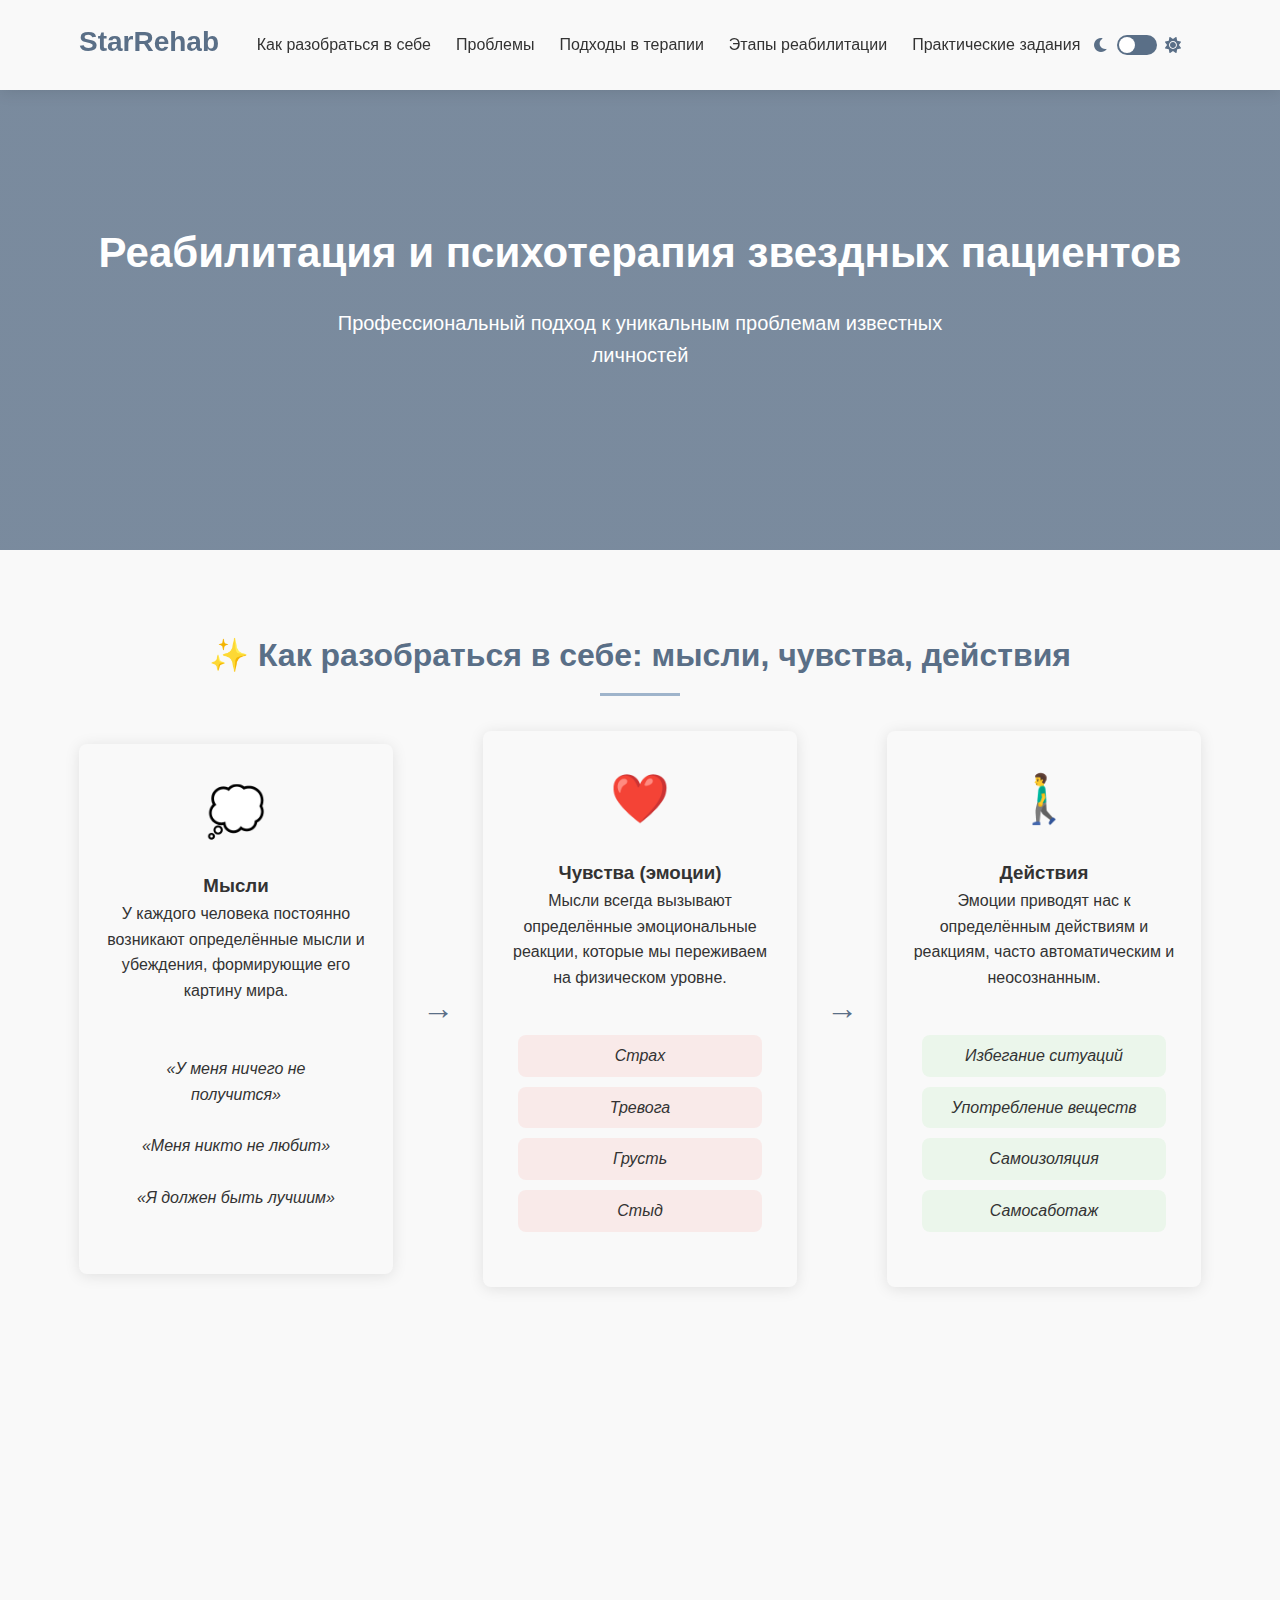
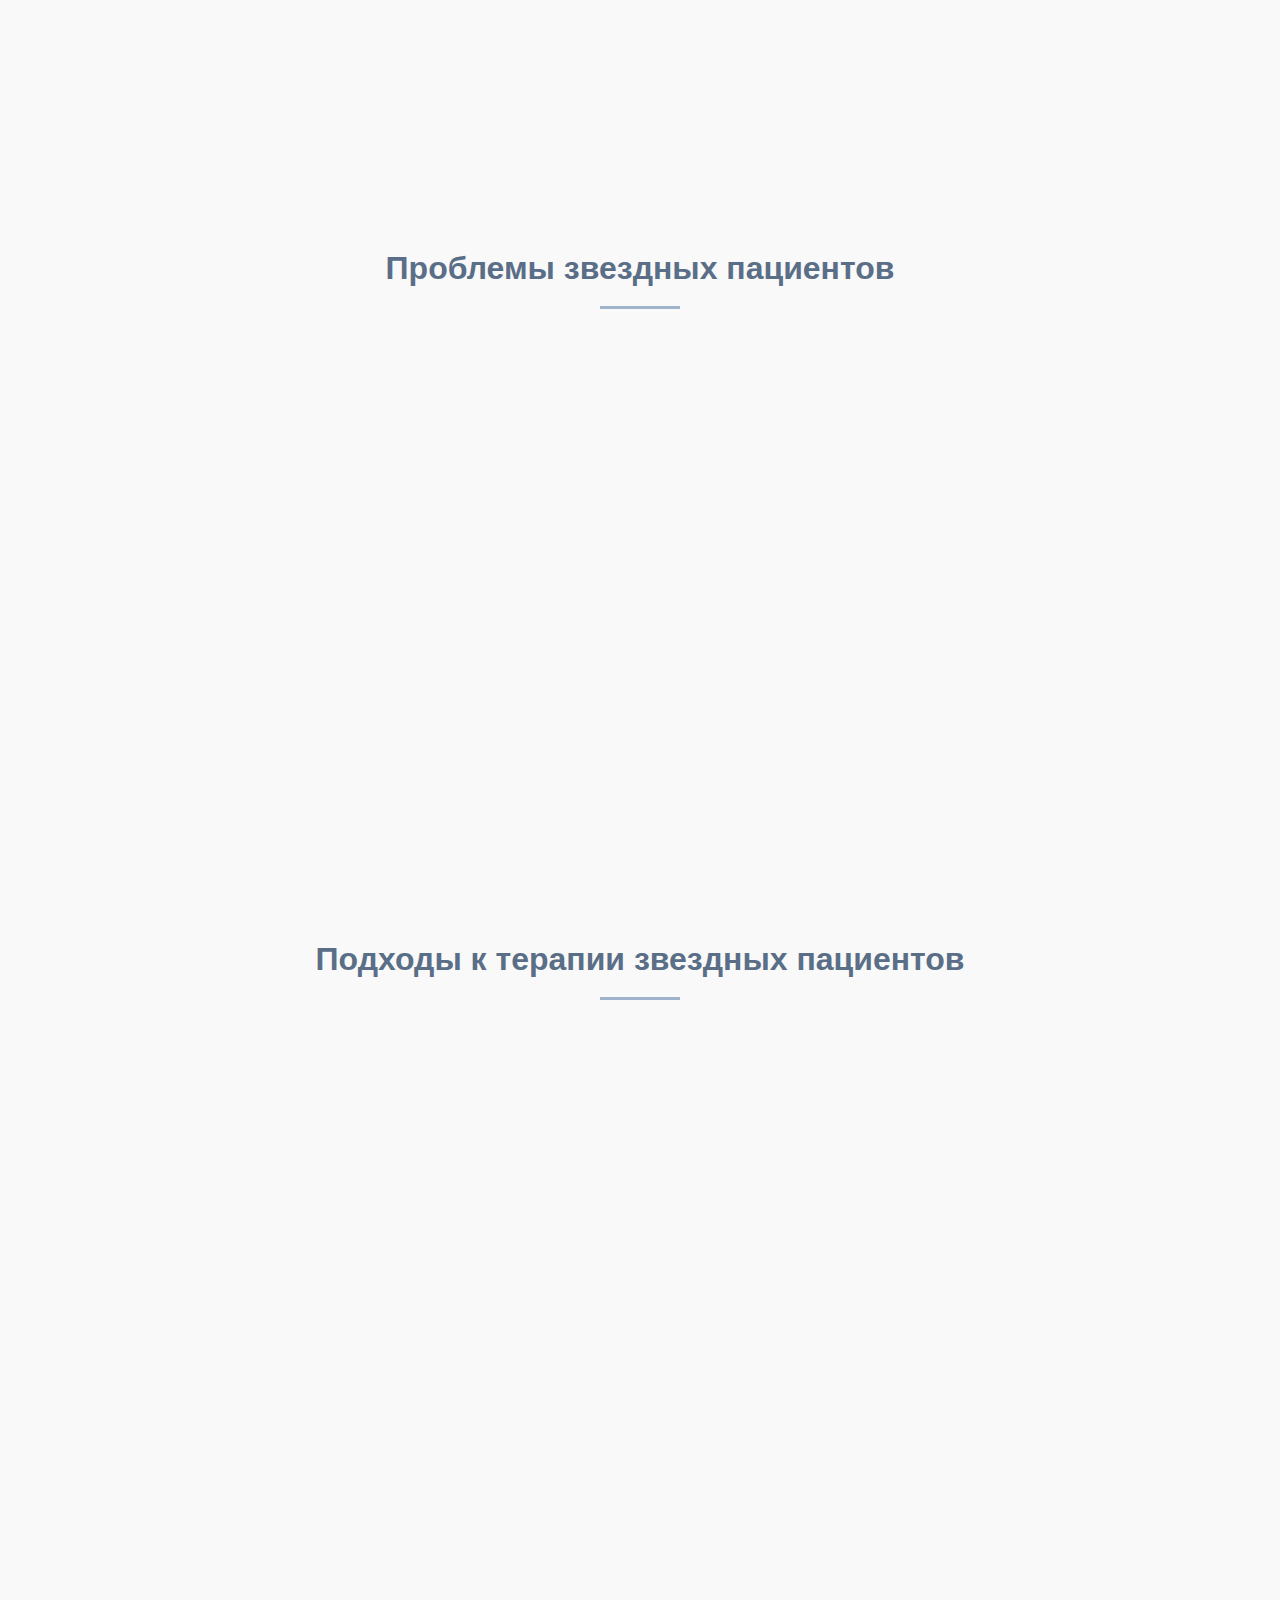
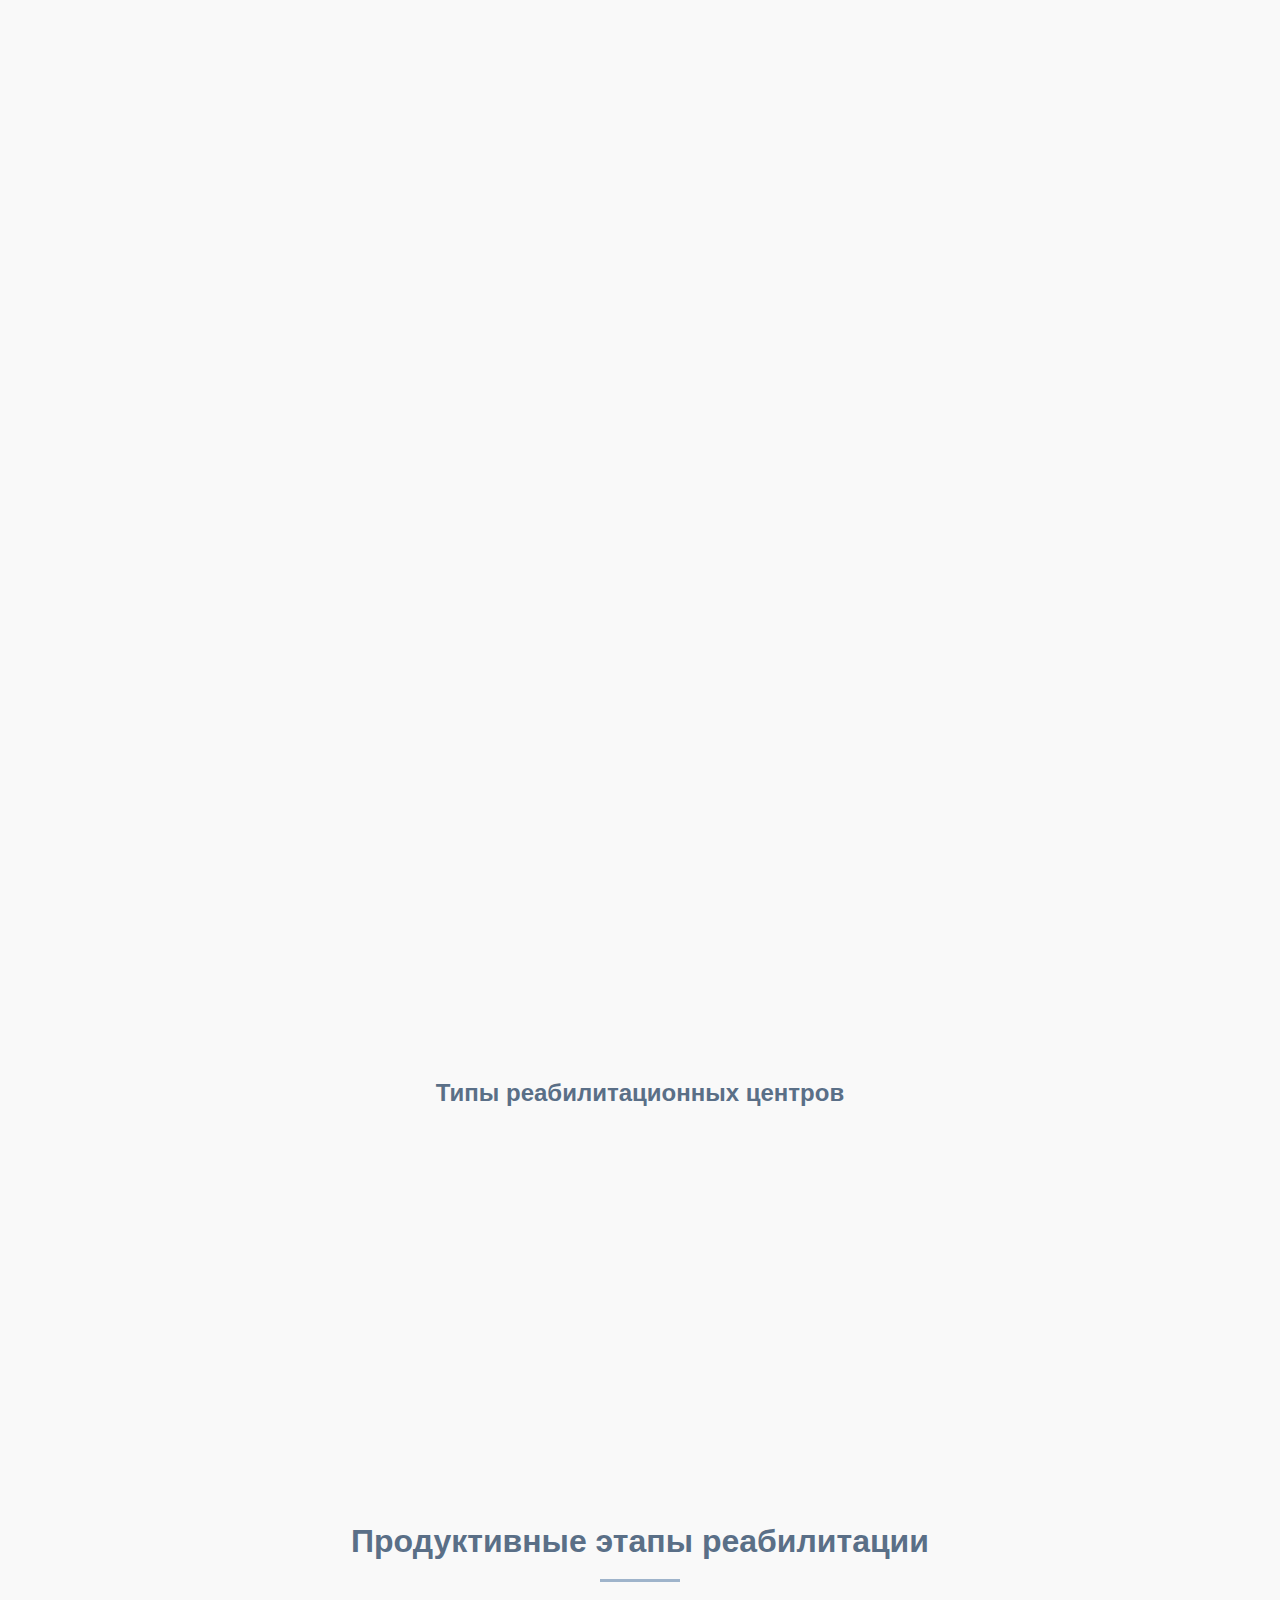
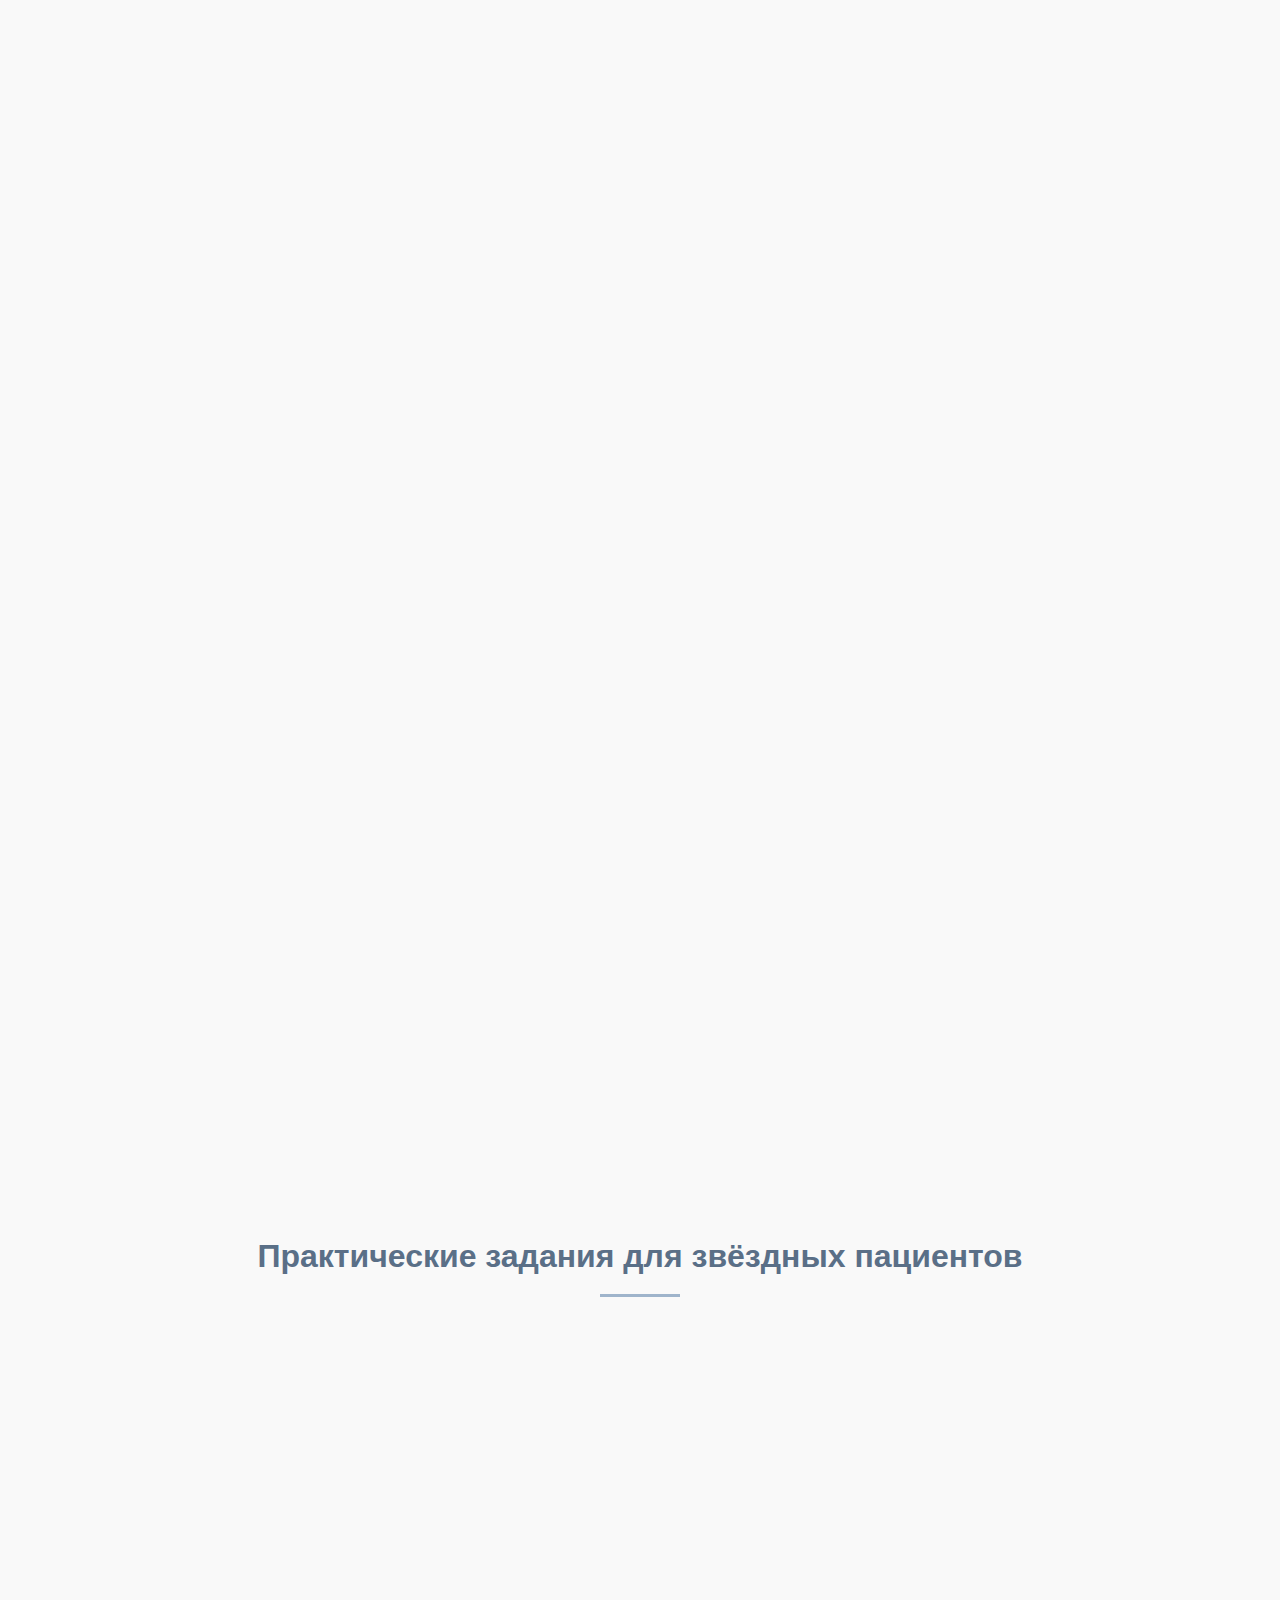
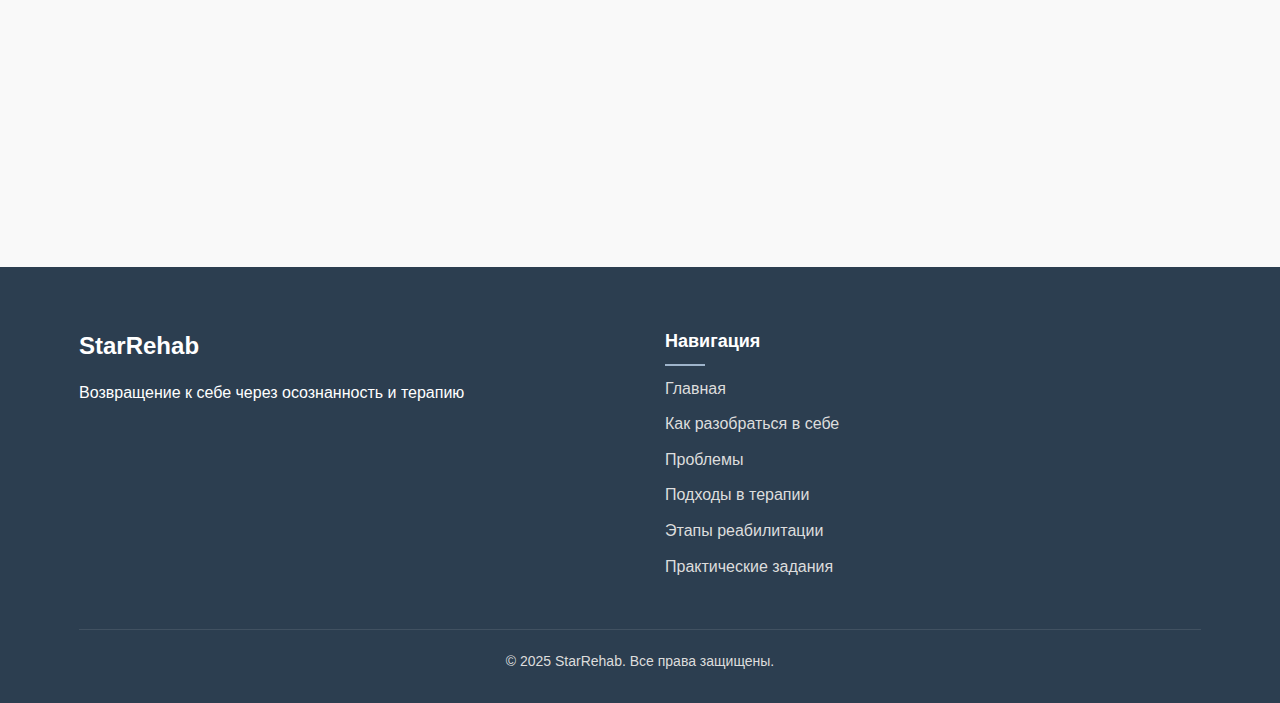
<file: index.html>
<!DOCTYPE html>
<html lang="ru">
<head>
    <meta charset="UTF-8">
    <meta name="viewport" content="width=device-width, initial-scale=1.0">
    <title>StarRehab - Возвращение к себе через осознанность и терапию</title>
    <link rel="stylesheet" href="styles.css">
    <link rel="stylesheet" href="https://cdnjs.cloudflare.com/ajax/libs/font-awesome/6.0.0-beta3/css/all.min.css">
</head>
<body>
    <!-- Кнопка "Вернуться наверх" -->
    <button id="back-to-top" title="Вернуться наверх">
        <i class="fas fa-arrow-up"></i>
    </button>

    <!-- Шапка сайта -->
    <header id="home">
        <div class="container">
            <div class="logo">
                <h1>StarRehab</h1>
            </div>
            <nav>
                <ul>
                    <li><a href="#self-awareness">Как разобраться в себе</a></li>
                    <li><a href="#problems">Проблемы</a></li>
                    <li><a href="#approaches">Подходы в терапии</a></li>
                    <li><a href="#stages">Этапы реабилитации</a></li>
                    <li><a href="#tasks">Практические задания</a></li>
                </ul>
            </nav>
            <div class="theme-toggle">
                <i class="fas fa-moon"></i>
                <span class="slider"></span>
                <i class="fas fa-sun"></i>
            </div>
            <div class="mobile-menu-toggle">
                <i class="fas fa-bars"></i>
            </div>
        </div>
    </header>

    <!-- Вступительный раздел -->
    <section class="hero">
        <div class="container">
            <h2>Реабилитация и психотерапия звездных пациентов</h2>
            <p>Профессиональный подход к уникальным проблемам известных личностей</p>
        </div>
    </section>

    <!-- Раздел "Проблемы" -->
    <section id="problems" class="section">
        <div class="container">
            <h2 class="section-title">Проблемы звездных пациентов</h2>
            <div class="cards-container">
                <div class="card reveal">
                    <div class="card-inner">
                        <div class="card-front">
                            <h3>Испытание славой</h3>
                            <i class="fas fa-star icon"></i>
                        </div>
                        <div class="card-back">
                            <p>Вседозволенность, стресс, искушения, страх неудачи, зависимость от поклонников.</p>
                        </div>
                    </div>
                </div>
                <div class="card reveal">
                    <div class="card-inner">
                        <div class="card-front">
                            <h3>Плотный график</h3>
                            <i class="fas fa-calendar-alt icon"></i>
                        </div>
                        <div class="card-back">
                            <p>Постоянный стресс и использование допинга для поддержания темпа.</p>
                        </div>
                    </div>
                </div>
                <div class="card reveal">
                    <div class="card-inner">
                        <div class="card-front">
                            <h3>Жизнь на виду</h3>
                            <i class="fas fa-eye icon"></i>
                        </div>
                        <div class="card-back">
                            <p>Дополнительный стресс от публичности и постоянного внимания.</p>
                        </div>
                    </div>
                </div>
                <div class="card reveal">
                    <div class="card-inner">
                        <div class="card-front">
                            <h3>Потеря идентичности</h3>
                            <i class="fas fa-id-badge icon"></i>
                        </div>
                        <div class="card-back">
                            <p>Подмена реального «Я» публичным образом, созданным медиа.</p>
                        </div>
                    </div>
                </div>
                <div class="card reveal">
                    <div class="card-inner">
                        <div class="card-front">
                            <h3>Профессиональное выгорание</h3>
                            <i class="fas fa-fire icon"></i>
                        </div>
                        <div class="card-back">
                            <p>Эмоциональное истощение, потеря мотивации.</p>
                        </div>
                    </div>
                </div>
                <div class="card reveal">
                    <div class="card-inner">
                        <div class="card-front">
                            <h3>Финансовая неграмотность</h3>
                            <i class="fas fa-coins icon"></i>
                        </div>
                        <div class="card-back">
                            <p>Неспособность управлять деньгами, финансовые проблемы.</p>
                        </div>
                    </div>
                </div>
                <div class="card reveal">
                    <div class="card-inner">
                        <div class="card-front">
                            <h3>Токсичное окружение</h3>
                            <i class="fas fa-users-slash icon"></i>
                        </div>
                        <div class="card-back">
                            <p>Манипуляции, вредные привычки, использование знаменитости окружением.</p>
                        </div>
                    </div>
                </div>
                <div class="card reveal">
                    <div class="card-inner">
                        <div class="card-front">
                            <h3>Разрыв с реальностью</h3>
                            <i class="fas fa-unlink icon"></i>
                        </div>
                        <div class="card-back">
                            <p>Невозможность адаптироваться к жизни вне сцены.</p>
                        </div>
                    </div>
                </div>
            </div>
        </div>
    </section>

    <!-- Раздел "Подходы в терапии" -->
    <section id="approaches" class="section">
        <div class="container">
            <h2 class="section-title">Подходы к терапии звездных пациентов</h2>
            
            <div class="therapy-blocks">
                <!-- КПТ -->
                <div class="therapy-block reveal">
                    <h3><i class="fas fa-brain"></i> Когнитивно-поведенческая терапия (КПТ)</h3>
                    <div class="therapy-content">
                        <p><strong>Суть:</strong> Работа с негативными мыслями, убеждениями и поведенческими паттернами.</p>
                        <p><strong>Причина применения для звёзд:</strong> Эффективна при работе с искажёнными представлениями о себе, связанными с публичным образом.</p>
                        <p><strong>Техники:</strong> Когнитивное реструктурирование, поведенческие эксперименты, анализ выгод и потерь, работа с автоматическими мыслями.</p>
                    </div>
                </div>

                <!-- ДПТ -->
                <div class="therapy-block reveal">
                    <h3><i class="fas fa-balance-scale"></i> Диалектическая поведенческая терапия (ДПТ)</h3>
                    <div class="therapy-content">
                        <p><strong>Суть:</strong> Работа с эмоциональной регуляцией и межличностной эффективностью.</p>
                        <p><strong>Причина применения для звёзд:</strong> Помогает справляться с интенсивными эмоциями и строить здоровые отношения.</p>
                        <p><strong>Техники:</strong> Осознанность, толерантность к дистрессу, регуляция эмоций, навыки межличностной эффективности.</p>
                    </div>
                </div>

                <!-- Схематерапия -->
                <div class="therapy-block reveal">
                    <h3><i class="fas fa-sitemap"></i> Схематерапия</h3>
                    <div class="therapy-content">
                        <p><strong>Суть:</strong> Работа с ранними дезадаптивными схемами и режимами личности.</p>
                        <p><strong>Причина применения для звёзд:</strong> Эффективна при работе с глубинными причинами зависимостей и саморазрушительного поведения.</p>
                        <p><strong>Техники:</strong> Режимная работа, эмпатическая конфронтация, imagery rescripting, работа с внутренним ребёнком.</p>
                    </div>
                </div>

                <!-- Психоанализ -->
                <div class="therapy-block reveal">
                    <h3><i class="fas fa-couch"></i> Психоанализ (психодинамическая терапия)</h3>
                    <div class="therapy-content">
                        <p><strong>Суть:</strong> Исследование бессознательных процессов, детских травм и конфликтов.</p>
                        <p><strong>Причина применения для звёзд:</strong> Позволяет проработать глубинные причины зависимости от внимания и признания.</p>
                        <p><strong>Техники:</strong> Свободные ассоциации, анализ сновидений, перенос и контрперенос, проработка сопротивлений.</p>
                    </div>
                </div>

                <!-- Экзистенциальная терапия -->
                <div class="therapy-block reveal">
                    <h3><i class="fas fa-seedling"></i> Экзистенциальная терапия</h3>
                    <div class="therapy-content">
                        <p><strong>Суть:</strong> Работа с экзистенциальными вопросами: смысл, свобода, ответственность, изоляция, смертность.</p>
                        <p><strong>Причина применения для звёзд:</strong> Помогает найти смысл за пределами славы и построить аутентичную идентичность.</p>
                        <p><strong>Техники:</strong> Экзистенциальный анализ, работа с ценностями, исследование свободы и ответственности.</p>
                    </div>
                </div>

                <!-- Групповая терапия -->
                <div class="therapy-block reveal">
                    <h3><i class="fas fa-users"></i> Групповая терапия (12 шагов)</h3>
                    <div class="therapy-content">
                        <p><strong>Суть:</strong> Работа в группе с признанием проблемы и систематическим продвижением по шагам выздоровления.</p>
                        <p><strong>Причина применения для звёзд:</strong> Снижает чувство исключительности, создаёт опыт равенства и принятия.</p>
                        <p><strong>Техники:</strong> Признание бессилия перед зависимостью, инвентаризация, возмещение ущерба, самоанализ, помощь другим.</p>
                    </div>
                </div>

                <!-- Телесно-ориентированная терапия -->
                <div class="therapy-block reveal">
                    <h3><i class="fas fa-walking"></i> Телесно-ориентированная терапия</h3>
                    <div class="therapy-content">
                        <p><strong>Суть:</strong> Работа с телом для доступа к эмоциям и освобождения от физических блоков.</p>
                        <p><strong>Причина применения для звёзд:</strong> Помогает восстановить контакт с телом, часто нарушенный из-за перфекционизма и объективации.</p>
                        <p><strong>Техники:</strong> Биоэнергетика, танцевально-двигательная терапия, техники заземления, дыхательные практики.</p>
                    </div>
                </div>
            </div>

            <!-- Типы реабилитационных центров -->
            <h3 class="subsection-title">Типы реабилитационных центров</h3>
            <div class="rehab-centers">
                <div class="rehab-center reveal">
                    <h4><i class="fas fa-gem"></i> Элитные «звёздные» клиники</h4>
                    <p>Люксовые условия, индивидуальный подход, отсутствие контакта с другими пациентами.</p>
                    <p class="cons"><strong>Минусы:</strong> Сохраняется иллюзия избранности, слабая терапевтическая эффективность.</p>
                </div>
                <div class="rehab-center reveal">
                    <h4><i class="fas fa-hands-helping"></i> Классические терапевтические сообщества</h4>
                    <p>Равные условия, работа в группе, отказ от привилегий и иллюзий.</p>
                    <p class="pros"><strong>Плюсы:</strong> Высокая терапевтическая эффективность благодаря искренности и равенству.</p>
                </div>
            </div>
        </div>
    </section>

    <!-- Раздел "Этапы реабилитации" -->
    <section id="stages" class="section">
        <div class="container">
            <h2 class="section-title">Продуктивные этапы реабилитации</h2>
            <div class="stages-container">
                <div class="stage reveal">
                    <div class="stage-number">1</div>
                    <div class="stage-content">
                        <h3>Детоксикация</h3>
                        <p>Медицинское сопровождение в процессе очищения организма от психоактивных веществ.</p>
                    </div>
                </div>
                <div class="stage reveal">
                    <div class="stage-number">2</div>
                    <div class="stage-content">
                        <h3>Индивидуальная терапия</h3>
                        <p>Глубинная работа с личными травмами, убеждениями и причинами зависимости.</p>
                    </div>
                </div>
                <div class="stage reveal">
                    <div class="stage-number">3</div>
                    <div class="stage-content">
                        <h3>Групповая терапия</h3>
                        <p>Взаимодействие с другими пациентами, получение и дача обратной связи, развитие эмпатии.</p>
                    </div>
                </div>
                <div class="stage reveal">
                    <div class="stage-number">4</div>
                    <div class="stage-content">
                        <h3>Работа с эмоциональной регуляцией</h3>
                        <p>Обучение техникам управления эмоциями без использования психоактивных веществ.</p>
                    </div>
                </div>
                <div class="stage reveal">
                    <div class="stage-number">5</div>
                    <div class="stage-content">
                        <h3>Формирование новых ценностей</h3>
                        <p>Поиск смысла и значимости за пределами публичного образа и славы.</p>
                    </div>
                </div>
                <div class="stage reveal">
                    <div class="stage-number">6</div>
                    <div class="stage-content">
                        <h3>Работа с окружением</h3>
                        <p>Анализ социальных связей, выявление токсичных отношений, реконструкция здорового окружения.</p>
                    </div>
                </div>
                <div class="stage reveal">
                    <div class="stage-number">7</div>
                    <div class="stage-content">
                        <h3>Стратегия возвращения в публичную жизнь</h3>
                        <p>Подготовка к возвращению к работе с новыми навыками и границами.</p>
                    </div>
                </div>
                <div class="stage reveal">
                    <div class="stage-number">8</div>
                    <div class="stage-content">
                        <h3>Постреабилитационное сопровождение</h3>
                        <p>Долгосрочная поддержка для предотвращения рецидивов и закрепления результатов.</p>
                    </div>
                </div>
            </div>
        </div>
    </section>

    <!-- Раздел "Практические задания" -->
    <section id="tasks" class="section">
        <div class="container">
            <h2 class="section-title">Практические задания для звёздных пациентов</h2>
            <div class="tasks-container">
                <div class="task reveal">
                    <div class="task-icon">
                        <i class="fas fa-book"></i>
                    </div>
                    <div class="task-content">
                        <h3>Дневник эмоций</h3>
                        <p>Ежедневная фиксация и анализ эмоциональных состояний, выявление триггеров и работа с ними.</p>
                    </div>
                </div>
                <div class="task reveal">
                    <div class="task-icon">
                        <i class="fas fa-user-slash"></i>
                    </div>
                    <div class="task-content">
                        <h3>Разбор токсичного окружения</h3>
                        <p>Анализ отношений, выявление манипуляций и созависимых связей, реструктуризация социального круга.</p>
                    </div>
                </div>
                <div class="task reveal">
                    <div class="task-icon">
                        <i class="fas fa-spa"></i>
                    </div>
                    <div class="task-content">
                        <h3>Практики осознанности и медитации</h3>
                        <p>Регулярные медитативные практики для развития внимательности к настоящему моменту.</p>
                    </div>
                </div>
                <div class="task reveal">
                    <div class="task-icon">
                        <i class="fas fa-route"></i>
                    </div>
                    <div class="task-content">
                        <h3>Сценарий возвращения в профессию</h3>
                        <p>Создание детального плана возвращения к работе с учётом новых границ и приоритетов.</p>
                    </div>
                </div>
                <div class="task reveal">
                    <div class="task-icon">
                        <i class="fas fa-search"></i>
                    </div>
                    <div class="task-content">
                        <h3>Поиск смысла за пределами славы</h3>
                        <p>Исследование новых областей интересов и самореализации, не связанных с публичностью и славой.</p>
                    </div>
                </div>
            </div>
        </div>
    </section>

    <!-- Футер -->
    <footer>
        <div class="container">
            <div class="footer-content">
                <div class="footer-logo">
                    <h3>StarRehab</h3>
                    <p>Возвращение к себе через осознанность и терапию</p>
                </div>
                <div class="footer-links">
                    <h4>Навигация</h4>
                    <ul>
                        <li><a href="#home">Главная</a></li>
                        <li><a href="#self-awareness">Как разобраться в себе</a></li>
                        <li><a href="#problems">Проблемы</a></li>
                        <li><a href="#approaches">Подходы в терапии</a></li>
                        <li><a href="#stages">Этапы реабилитации</a></li>
                        <li><a href="#tasks">Практические задания</a></li>
                    </ul>
                </div>
            </div>
            <div class="footer-bottom">
                <p>&copy; 2025 StarRehab. Все права защищены.</p>
            </div>
        </div>
    </footer>

    <script src="script.js"></script>
</body>
</html>
</file>
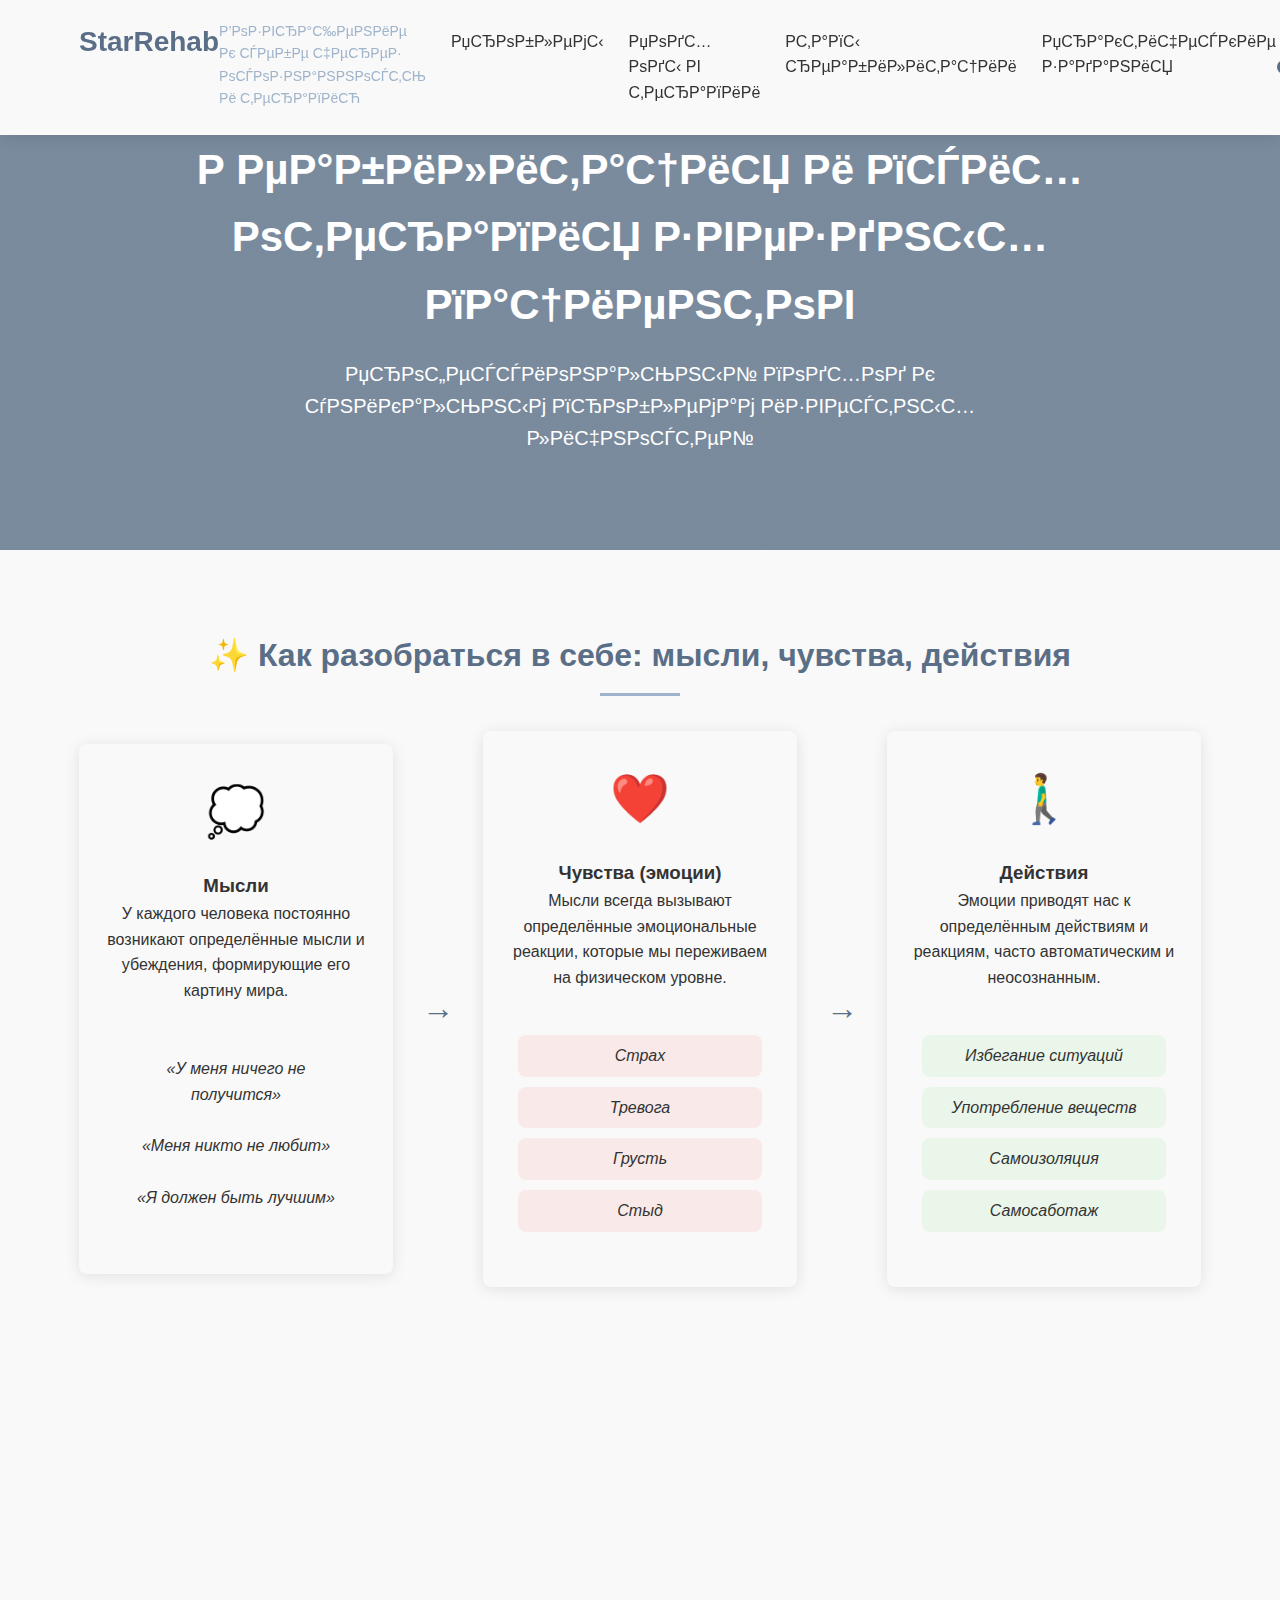
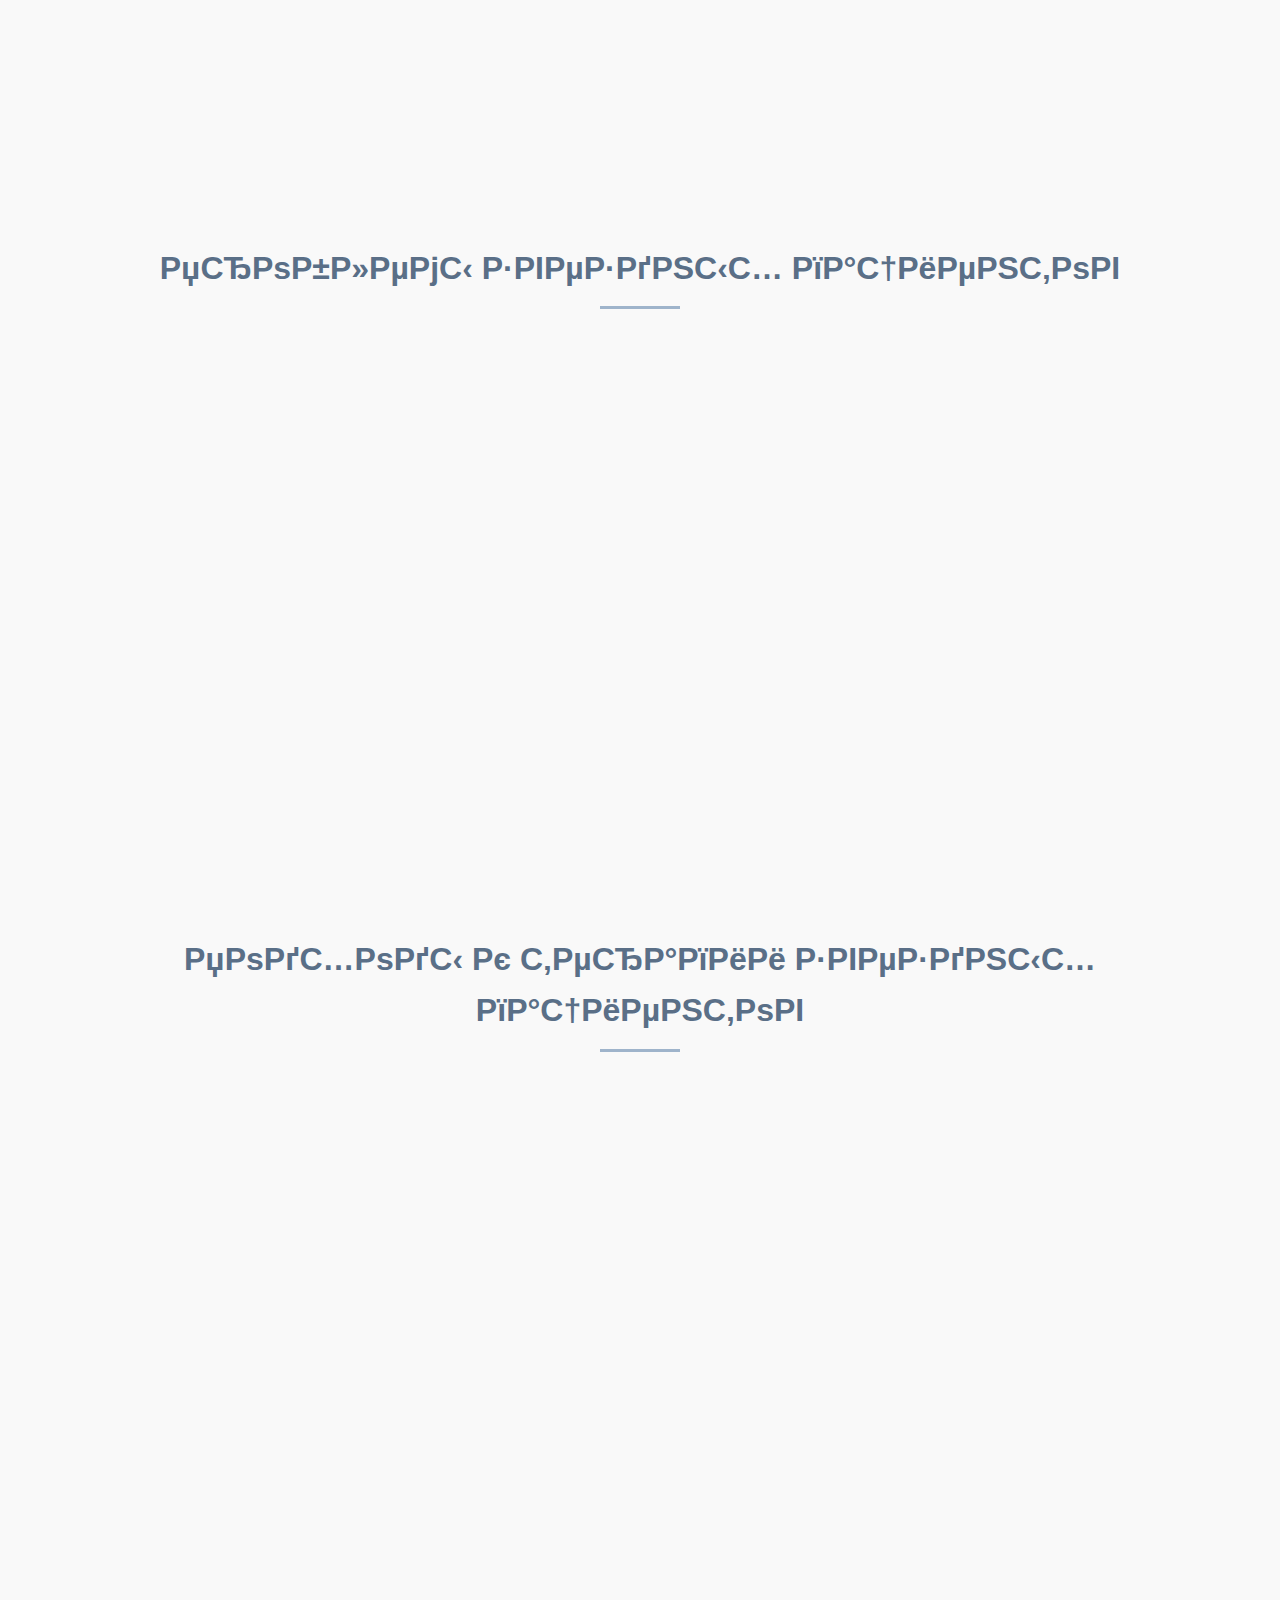
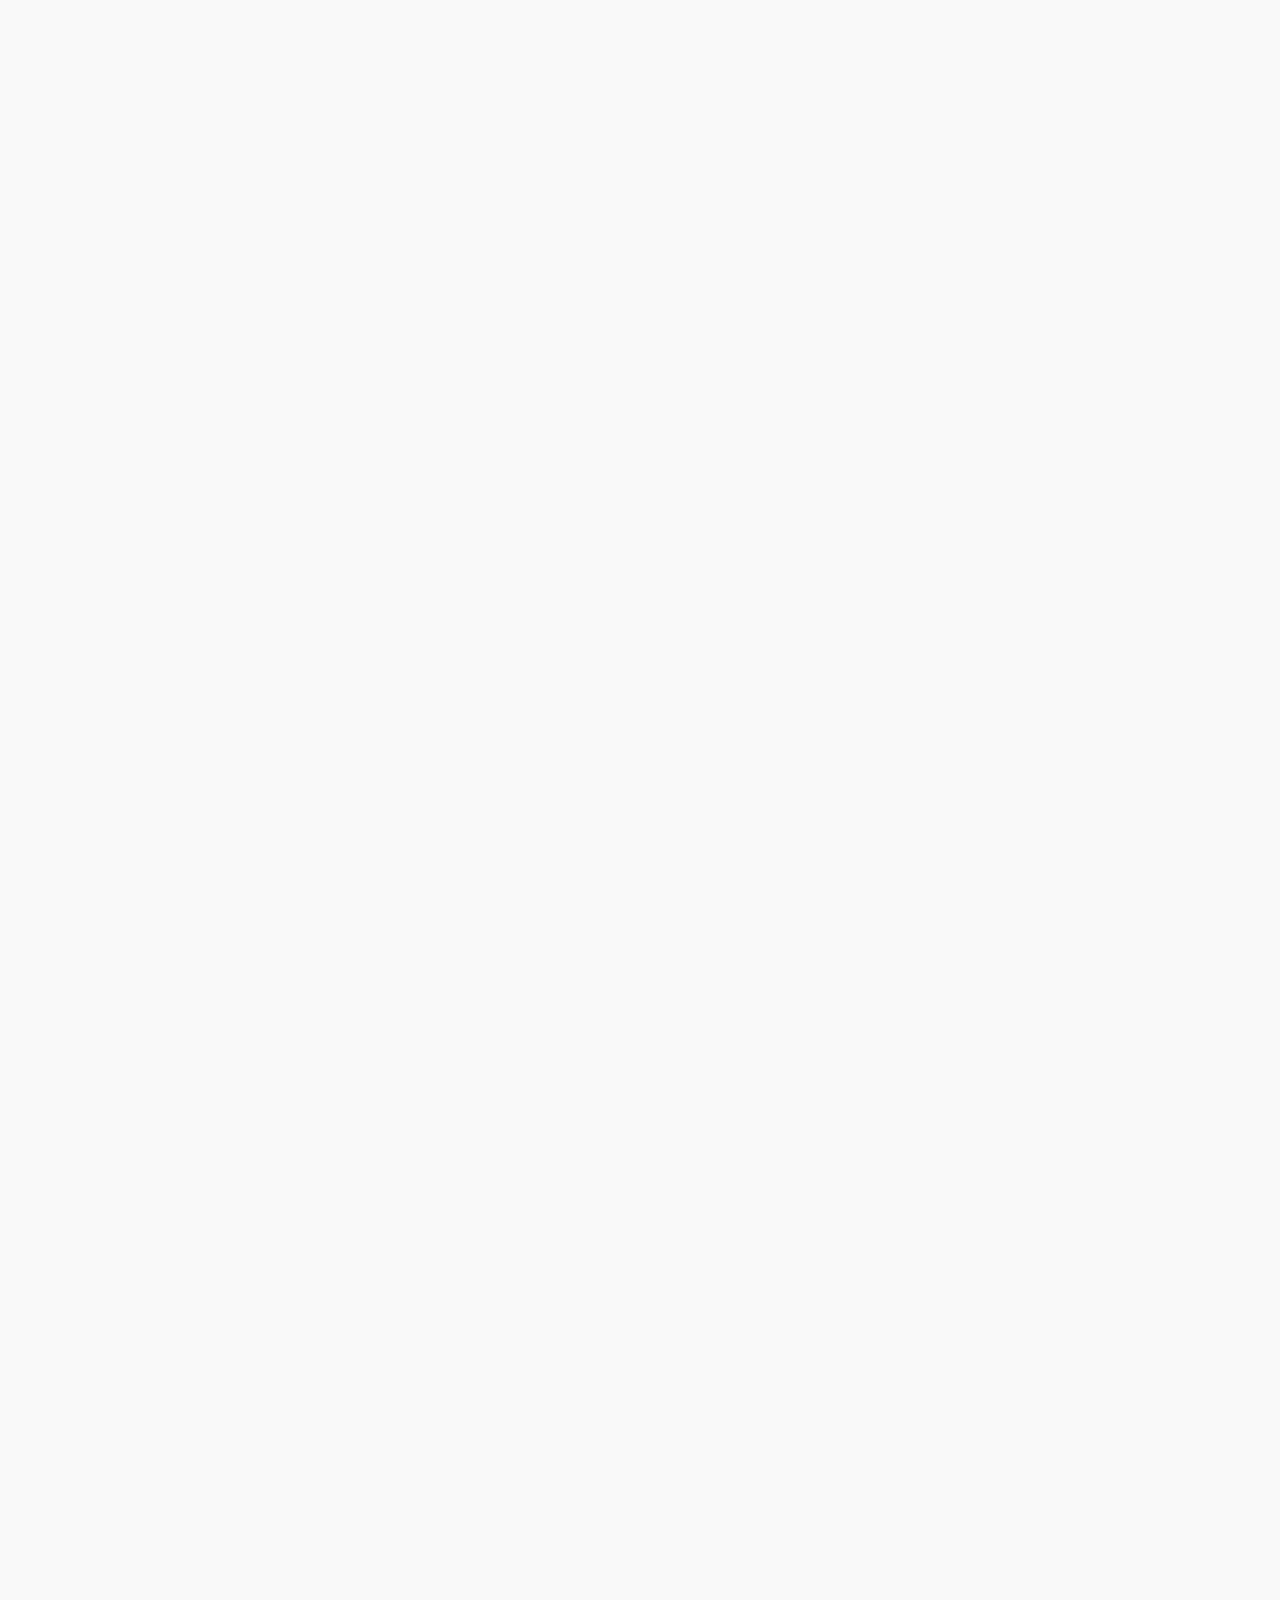
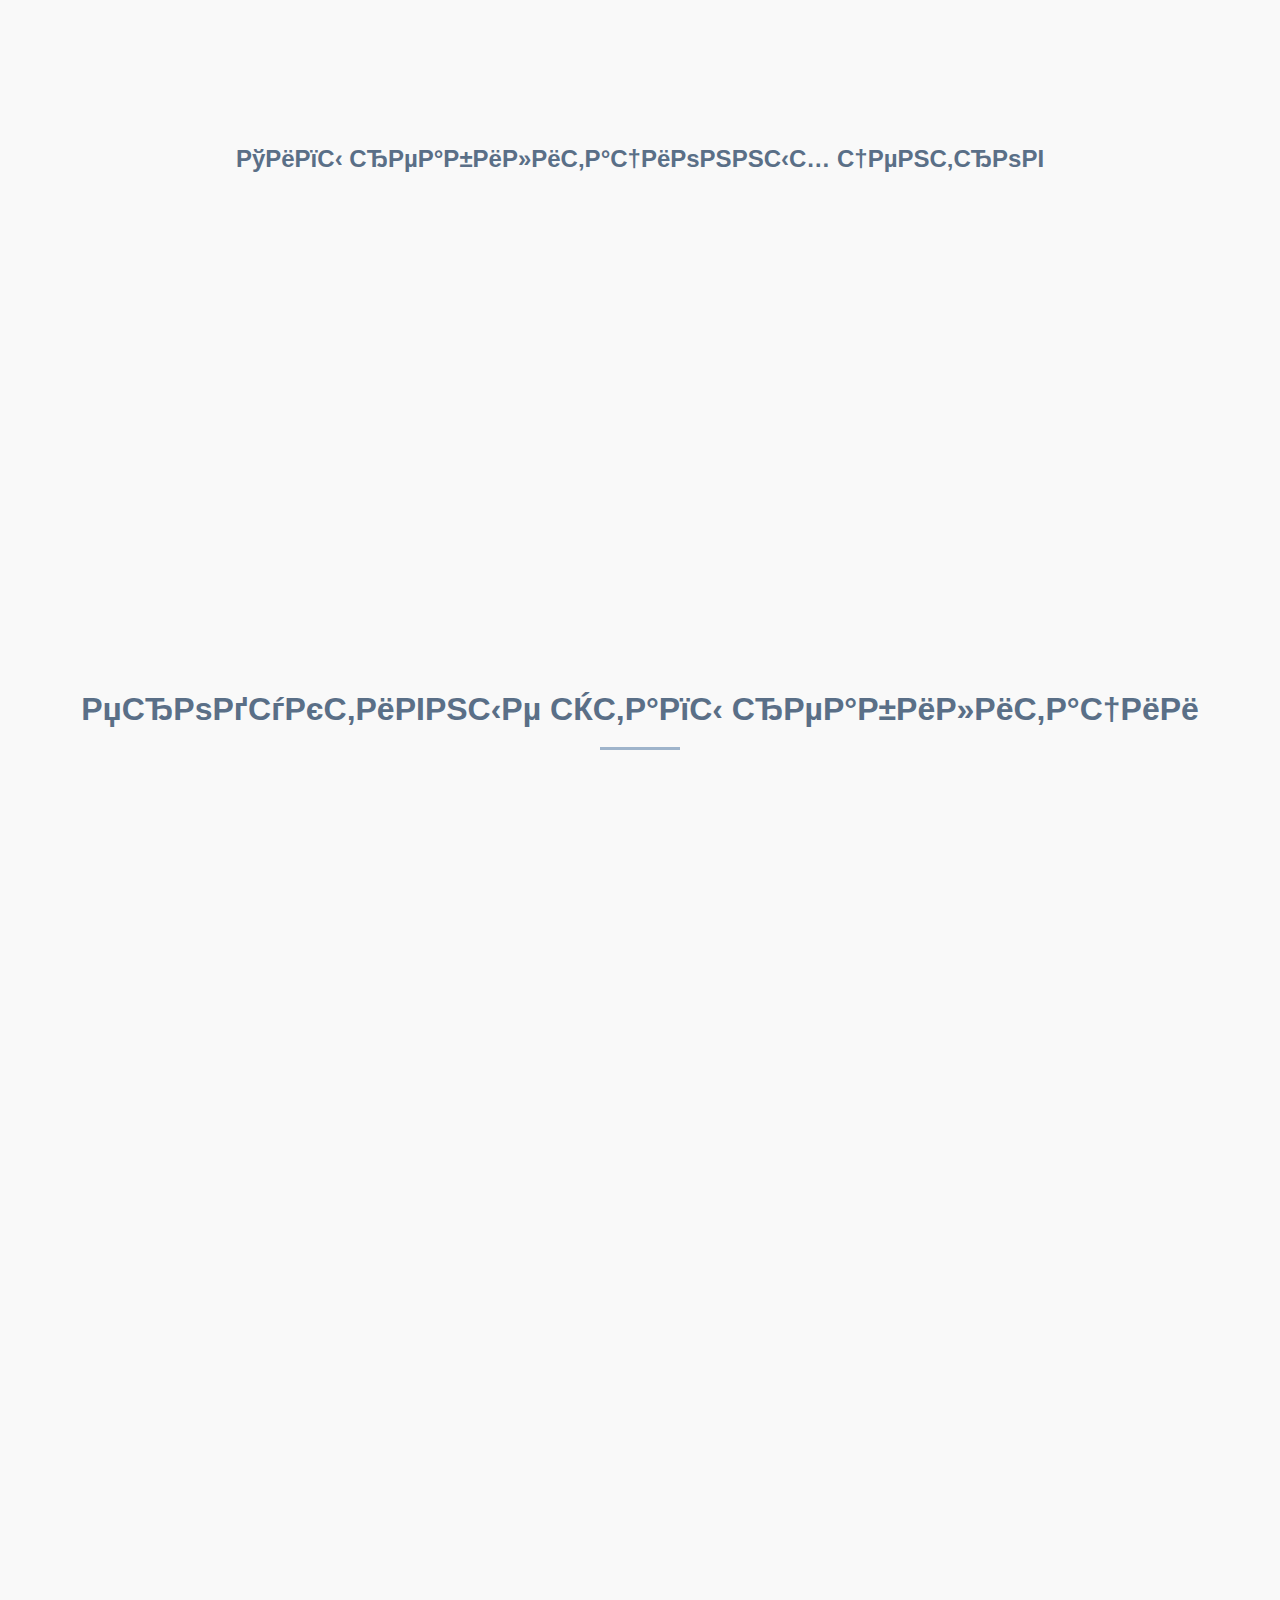
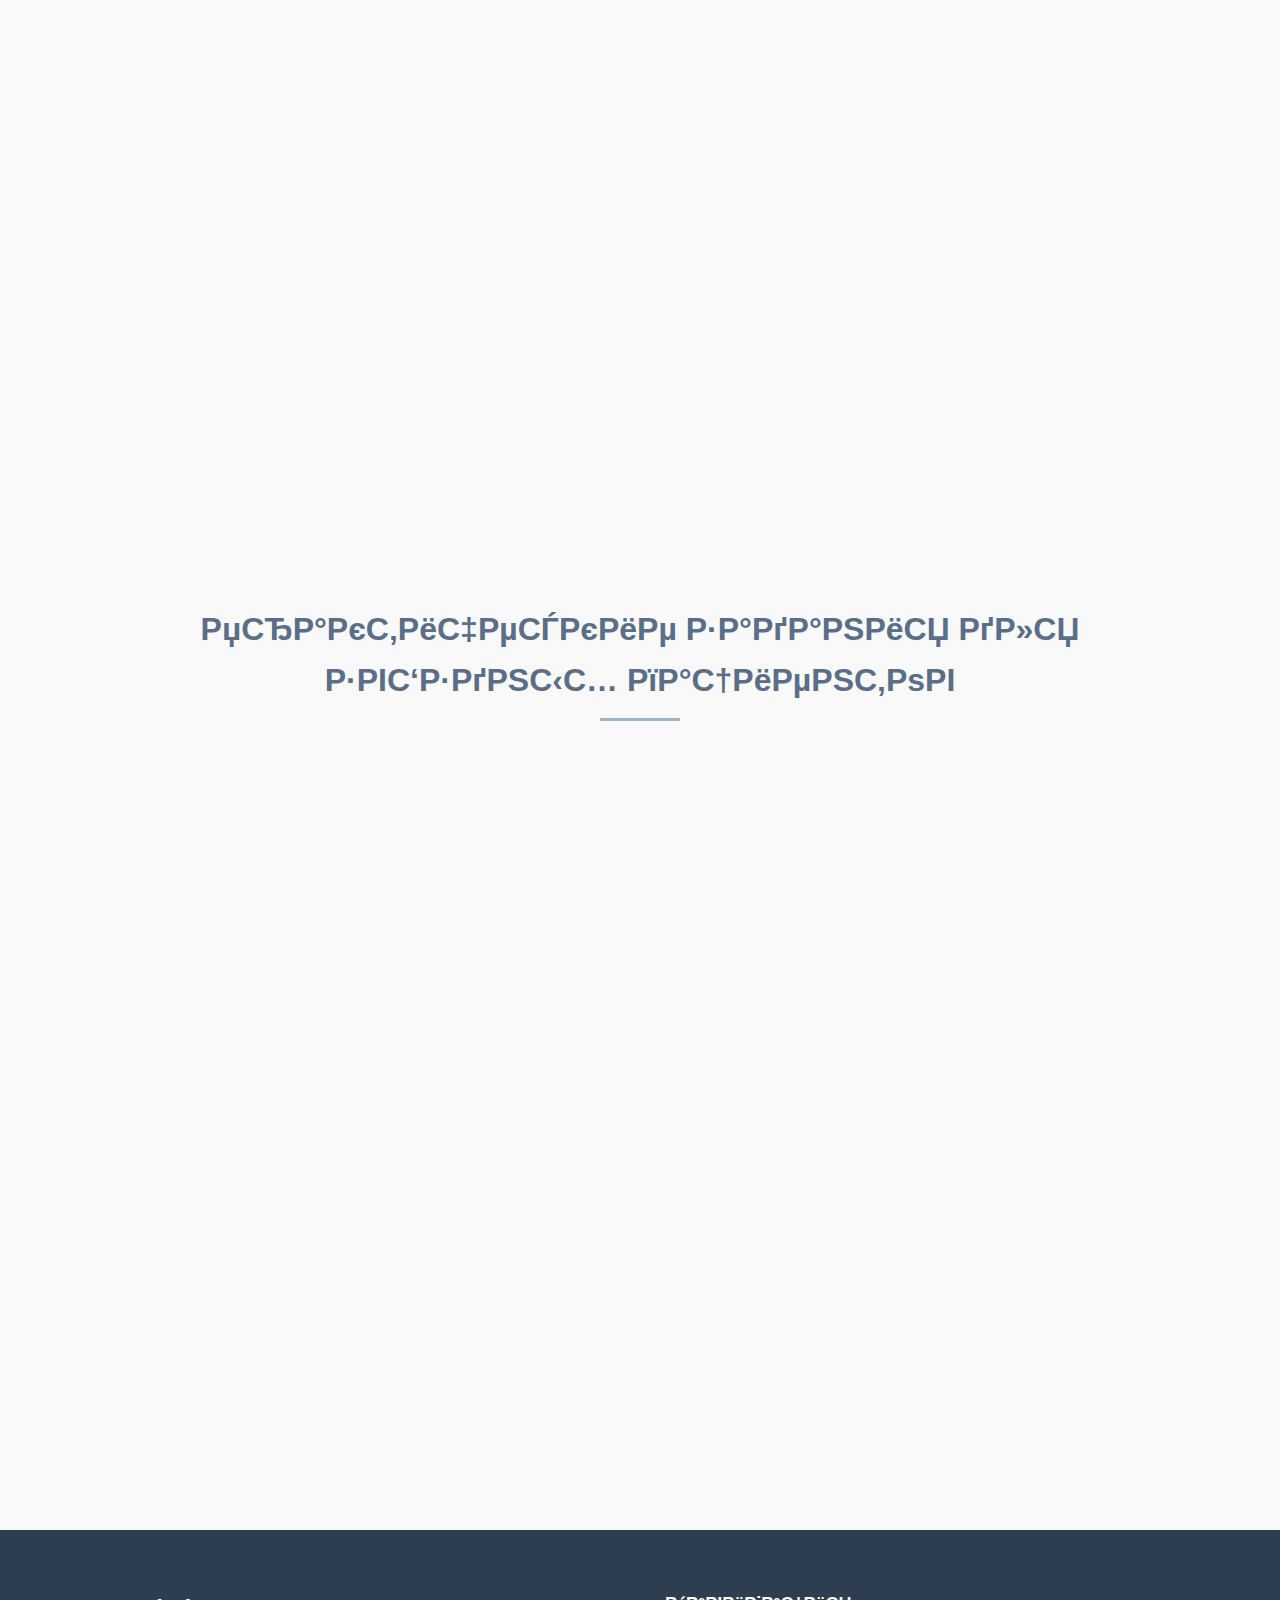
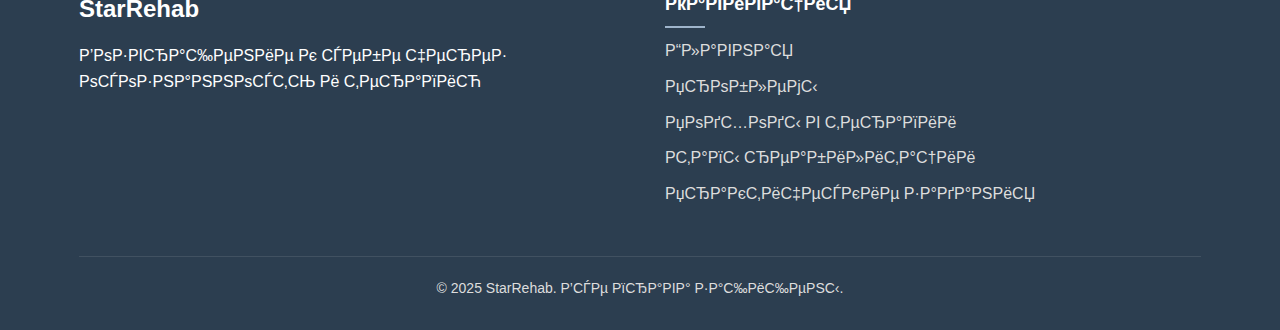
<file: temp_full.html>
﻿<!DOCTYPE html>
<html lang="ru">
<head>
    <meta charset="UTF-8">
    <meta name="viewport" content="width=device-width, initial-scale=1.0">
    <title>StarRehab - Р’РѕР·РІСЂР°С‰РµРЅРёРµ Рє СЃРµР±Рµ С‡РµСЂРµР· РѕСЃРѕР·РЅР°РЅРЅРѕСЃС‚СЊ Рё С‚РµСЂР°РїРёСЋ</title>
    <link rel="stylesheet" href="styles.css">
    <link rel="stylesheet" href="https://cdnjs.cloudflare.com/ajax/libs/font-awesome/6.0.0-beta3/css/all.min.css">
</head>
<body>
    <!-- РљРЅРѕРїРєР° "Р’РµСЂРЅСѓС‚СЊСЃСЏ РЅР°РІРµСЂС…" -->
    <button id="back-to-top" title="Р’РµСЂРЅСѓС‚СЊСЃСЏ РЅР°РІРµСЂС…">
        <i class="fas fa-arrow-up"></i>
    </button>

    <!-- РЁР°РїРєР° СЃР°Р№С‚Р° -->
    <header id="home">
        <div class="container">
            <div class="logo">
                <h1>StarRehab</h1>
                <p class="slogan">Р’РѕР·РІСЂР°С‰РµРЅРёРµ Рє СЃРµР±Рµ С‡РµСЂРµР· РѕСЃРѕР·РЅР°РЅРЅРѕСЃС‚СЊ Рё С‚РµСЂР°РїРёСЋ</p>
            </div>
            <nav>
                <ul>
                    <li><a href="#problems">РџСЂРѕР±Р»РµРјС‹</a></li>
                    <li><a href="#approaches">РџРѕРґС…РѕРґС‹ РІ С‚РµСЂР°РїРёРё</a></li>
                    <li><a href="#stages">Р­С‚Р°РїС‹ СЂРµР°Р±РёР»РёС‚Р°С†РёРё</a></li>
                    <li><a href="#tasks">РџСЂР°РєС‚РёС‡РµСЃРєРёРµ Р·Р°РґР°РЅРёСЏ</a></li>
                </ul>
            </nav>
            <div class="theme-toggle">
                <i class="fas fa-moon"></i>
                <span class="slider"></span>
                <i class="fas fa-sun"></i>
            </div>
            <div class="mobile-menu-toggle">
                <i class="fas fa-bars"></i>
            </div>
        </div>
    </header>

    <!-- Р’СЃС‚СѓРїРёС‚РµР»СЊРЅС‹Р№ СЂР°Р·РґРµР» -->
    <section class="hero">
        <div class="container">
            <h2>Р РµР°Р±РёР»РёС‚Р°С†РёСЏ Рё РїСЃРёС…РѕС‚РµСЂР°РїРёСЏ Р·РІРµР·РґРЅС‹С… РїР°С†РёРµРЅС‚РѕРІ</h2>
            <p>РџСЂРѕС„РµСЃСЃРёРѕРЅР°Р»СЊРЅС‹Р№ РїРѕРґС…РѕРґ Рє СѓРЅРёРєР°Р»СЊРЅС‹Рј РїСЂРѕР±Р»РµРјР°Рј РёР·РІРµСЃС‚РЅС‹С… Р»РёС‡РЅРѕСЃС‚РµР№</p>
        </div>
    </section>

    <!-- Р Р°Р·РґРµР» "РџСЂРѕР±Р»РµРјС‹" -->
    <section id="problems" class="section">
        <div class="container">
            <h2 class="section-title">РџСЂРѕР±Р»РµРјС‹ Р·РІРµР·РґРЅС‹С… РїР°С†РёРµРЅС‚РѕРІ</h2>
            <div class="cards-container">
                <div class="card reveal">
                    <div class="card-inner">
                        <div class="card-front">
                            <h3>РСЃРїС‹С‚Р°РЅРёРµ СЃР»Р°РІРѕР№</h3>
                            <i class="fas fa-star icon"></i>
                        </div>
                        <div class="card-back">
                            <p>Р’СЃРµРґРѕР·РІРѕР»РµРЅРЅРѕСЃС‚СЊ, СЃС‚СЂРµСЃСЃ, РёСЃРєСѓС€РµРЅРёСЏ, СЃС‚СЂР°С… РЅРµСѓРґР°С‡Рё, Р·Р°РІРёСЃРёРјРѕСЃС‚СЊ РѕС‚ РїРѕРєР»РѕРЅРЅРёРєРѕРІ.</p>
                        </div>
                    </div>
                </div>
                <div class="card reveal">
                    <div class="card-inner">
                        <div class="card-front">
                            <h3>РџР»РѕС‚РЅС‹Р№ РіСЂР°С„РёРє</h3>
                            <i class="fas fa-calendar-alt icon"></i>
                        </div>
                        <div class="card-back">
                            <p>РџРѕСЃС‚РѕСЏРЅРЅС‹Р№ СЃС‚СЂРµСЃСЃ Рё РёСЃРїРѕР»СЊР·РѕРІР°РЅРёРµ РґРѕРїРёРЅРіР° РґР»СЏ РїРѕРґРґРµСЂР¶Р°РЅРёСЏ С‚РµРјРїР°.</p>
                        </div>
                    </div>
                </div>
                <div class="card reveal">
                    <div class="card-inner">
                        <div class="card-front">
                            <h3>Р–РёР·РЅСЊ РЅР° РІРёРґСѓ</h3>
                            <i class="fas fa-eye icon"></i>
                        </div>
                        <div class="card-back">
                            <p>Р”РѕРїРѕР»РЅРёС‚РµР»СЊРЅС‹Р№ СЃС‚СЂРµСЃСЃ РѕС‚ РїСѓР±Р»РёС‡РЅРѕСЃС‚Рё Рё РїРѕСЃС‚РѕСЏРЅРЅРѕРіРѕ РІРЅРёРјР°РЅРёСЏ.</p>
                        </div>
                    </div>
                </div>
                <div class="card reveal">
                    <div class="card-inner">
                        <div class="card-front">
                            <h3>РџРѕС‚РµСЂСЏ РёРґРµРЅС‚РёС‡РЅРѕСЃС‚Рё</h3>
                            <i class="fas fa-id-badge icon"></i>
                        </div>
                        <div class="card-back">
                            <p>РџРѕРґРјРµРЅР° СЂРµР°Р»СЊРЅРѕРіРѕ В«РЇВ» РїСѓР±Р»РёС‡РЅС‹Рј РѕР±СЂР°Р·РѕРј, СЃРѕР·РґР°РЅРЅС‹Рј РјРµРґРёР°.</p>
                        </div>
                    </div>
                </div>
                <div class="card reveal">
                    <div class="card-inner">
                        <div class="card-front">
                            <h3>РџСЂРѕС„РµСЃСЃРёРѕРЅР°Р»СЊРЅРѕРµ РІС‹РіРѕСЂР°РЅРёРµ</h3>
                            <i class="fas fa-fire icon"></i>
                        </div>
                        <div class="card-back">
                            <p>Р­РјРѕС†РёРѕРЅР°Р»СЊРЅРѕРµ РёСЃС‚РѕС‰РµРЅРёРµ, РїРѕС‚РµСЂСЏ РјРѕС‚РёРІР°С†РёРё.</p>
                        </div>
                    </div>
                </div>
                <div class="card reveal">
                    <div class="card-inner">
                        <div class="card-front">
                            <h3>Р¤РёРЅР°РЅСЃРѕРІР°СЏ РЅРµРіСЂР°РјРѕС‚РЅРѕСЃС‚СЊ</h3>
                            <i class="fas fa-coins icon"></i>
                        </div>
                        <div class="card-back">
                            <p>РќРµСЃРїРѕСЃРѕР±РЅРѕСЃС‚СЊ СѓРїСЂР°РІР»СЏС‚СЊ РґРµРЅСЊРіР°РјРё, С„РёРЅР°РЅСЃРѕРІС‹Рµ РїСЂРѕР±Р»РµРјС‹.</p>
                        </div>
                    </div>
                </div>
                <div class="card reveal">
                    <div class="card-inner">
                        <div class="card-front">
                            <h3>РўРѕРєСЃРёС‡РЅРѕРµ РѕРєСЂСѓР¶РµРЅРёРµ</h3>
                            <i class="fas fa-users-slash icon"></i>
                        </div>
                        <div class="card-back">
                            <p>РњР°РЅРёРїСѓР»СЏС†РёРё, РІСЂРµРґРЅС‹Рµ РїСЂРёРІС‹С‡РєРё, РёСЃРїРѕР»СЊР·РѕРІР°РЅРёРµ Р·РЅР°РјРµРЅРёС‚РѕСЃС‚Рё РѕРєСЂСѓР¶РµРЅРёРµРј.</p>
                        </div>
                    </div>
                </div>
                <div class="card reveal">
                    <div class="card-inner">
                        <div class="card-front">
                            <h3>Р Р°Р·СЂС‹РІ СЃ СЂРµР°Р»СЊРЅРѕСЃС‚СЊСЋ</h3>
                            <i class="fas fa-unlink icon"></i>
                        </div>
                        <div class="card-back">
                            <p>РќРµРІРѕР·РјРѕР¶РЅРѕСЃС‚СЊ Р°РґР°РїС‚РёСЂРѕРІР°С‚СЊСЃСЏ Рє Р¶РёР·РЅРё РІРЅРµ СЃС†РµРЅС‹.</p>
                        </div>
                    </div>
                </div>
            </div>
        </div>
    </section>

    <!-- Р Р°Р·РґРµР» "РџРѕРґС…РѕРґС‹ РІ С‚РµСЂР°РїРёРё" -->
    <section id="approaches" class="section">
        <div class="container">
            <h2 class="section-title">РџРѕРґС…РѕРґС‹ Рє С‚РµСЂР°РїРёРё Р·РІРµР·РґРЅС‹С… РїР°С†РёРµРЅС‚РѕРІ</h2>
            
            <div class="therapy-blocks">
                <!-- РљРџРў -->
                <div class="therapy-block reveal">
                    <h3><i class="fas fa-brain"></i> РљРѕРіРЅРёС‚РёРІРЅРѕ-РїРѕРІРµРґРµРЅС‡РµСЃРєР°СЏ С‚РµСЂР°РїРёСЏ (РљРџРў)</h3>
                    <div class="therapy-content">
                        <p><strong>РЎСѓС‚СЊ:</strong> Р Р°Р±РѕС‚Р° СЃ РЅРµРіР°С‚РёРІРЅС‹РјРё РјС‹СЃР»СЏРјРё, СѓР±РµР¶РґРµРЅРёСЏРјРё Рё РїРѕРІРµРґРµРЅС‡РµСЃРєРёРјРё РїР°С‚С‚РµСЂРЅР°РјРё.</p>
                        <p><strong>РџСЂРёС‡РёРЅР° РїСЂРёРјРµРЅРµРЅРёСЏ РґР»СЏ Р·РІС‘Р·Рґ:</strong> Р­С„С„РµРєС‚РёРІРЅР° РїСЂРё СЂР°Р±РѕС‚Рµ СЃ РёСЃРєР°Р¶С‘РЅРЅС‹РјРё РїСЂРµРґСЃС‚Р°РІР»РµРЅРёСЏРјРё Рѕ СЃРµР±Рµ, СЃРІСЏР·Р°РЅРЅС‹РјРё СЃ РїСѓР±Р»РёС‡РЅС‹Рј РѕР±СЂР°Р·РѕРј.</p>
                        <p><strong>РўРµС…РЅРёРєРё:</strong> РљРѕРіРЅРёС‚РёРІРЅРѕРµ СЂРµСЃС‚СЂСѓРєС‚СѓСЂРёСЂРѕРІР°РЅРёРµ, РїРѕРІРµРґРµРЅС‡РµСЃРєРёРµ СЌРєСЃРїРµСЂРёРјРµРЅС‚С‹, Р°РЅР°Р»РёР· РІС‹РіРѕРґ Рё РїРѕС‚РµСЂСЊ, СЂР°Р±РѕС‚Р° СЃ Р°РІС‚РѕРјР°С‚РёС‡РµСЃРєРёРјРё РјС‹СЃР»СЏРјРё.</p>
                    </div>
                </div>

                <!-- Р”РџРў -->
                <div class="therapy-block reveal">
                    <h3><i class="fas fa-balance-scale"></i> Р”РёР°Р»РµРєС‚РёС‡РµСЃРєР°СЏ РїРѕРІРµРґРµРЅС‡РµСЃРєР°СЏ С‚РµСЂР°РїРёСЏ (Р”РџРў)</h3>
                    <div class="therapy-content">
                        <p><strong>РЎСѓС‚СЊ:</strong> Р Р°Р±РѕС‚Р° СЃ СЌРјРѕС†РёРѕРЅР°Р»СЊРЅРѕР№ СЂРµРіСѓР»СЏС†РёРµР№ Рё РјРµР¶Р»РёС‡РЅРѕСЃС‚РЅРѕР№ СЌС„С„РµРєС‚РёРІРЅРѕСЃС‚СЊСЋ.</p>
                        <p><strong>РџСЂРёС‡РёРЅР° РїСЂРёРјРµРЅРµРЅРёСЏ РґР»СЏ Р·РІС‘Р·Рґ:</strong> РџРѕРјРѕРіР°РµС‚ СЃРїСЂР°РІР»СЏС‚СЊСЃСЏ СЃ РёРЅС‚РµРЅСЃРёРІРЅС‹РјРё СЌРјРѕС†РёСЏРјРё Рё СЃС‚СЂРѕРёС‚СЊ Р·РґРѕСЂРѕРІС‹Рµ РѕС‚РЅРѕС€РµРЅРёСЏ.</p>
                        <p><strong>РўРµС…РЅРёРєРё:</strong> РћСЃРѕР·РЅР°РЅРЅРѕСЃС‚СЊ, С‚РѕР»РµСЂР°РЅС‚РЅРѕСЃС‚СЊ Рє РґРёСЃС‚СЂРµСЃСЃСѓ, СЂРµРіСѓР»СЏС†РёСЏ СЌРјРѕС†РёР№, РЅР°РІС‹РєРё РјРµР¶Р»РёС‡РЅРѕСЃС‚РЅРѕР№ СЌС„С„РµРєС‚РёРІРЅРѕСЃС‚Рё.</p>
                    </div>
                </div>

                <!-- РЎС…РµРјР°С‚РµСЂР°РїРёСЏ -->
                <div class="therapy-block reveal">
                    <h3><i class="fas fa-sitemap"></i> РЎС…РµРјР°С‚РµСЂР°РїРёСЏ</h3>
                    <div class="therapy-content">
                        <p><strong>РЎСѓС‚СЊ:</strong> Р Р°Р±РѕС‚Р° СЃ СЂР°РЅРЅРёРјРё РґРµР·Р°РґР°РїС‚РёРІРЅС‹РјРё СЃС…РµРјР°РјРё Рё СЂРµР¶РёРјР°РјРё Р»РёС‡РЅРѕСЃС‚Рё.</p>
                        <p><strong>РџСЂРёС‡РёРЅР° РїСЂРёРјРµРЅРµРЅРёСЏ РґР»СЏ Р·РІС‘Р·Рґ:</strong> Р­С„С„РµРєС‚РёРІРЅР° РїСЂРё СЂР°Р±РѕС‚Рµ СЃ РіР»СѓР±РёРЅРЅС‹РјРё РїСЂРёС‡РёРЅР°РјРё Р·Р°РІРёСЃРёРјРѕСЃС‚РµР№ Рё СЃР°РјРѕСЂР°Р·СЂСѓС€РёС‚РµР»СЊРЅРѕРіРѕ РїРѕРІРµРґРµРЅРёСЏ.</p>
                        <p><strong>РўРµС…РЅРёРєРё:</strong> Р РµР¶РёРјРЅР°СЏ СЂР°Р±РѕС‚Р°, СЌРјРїР°С‚РёС‡РµСЃРєР°СЏ РєРѕРЅС„СЂРѕРЅС‚Р°С†РёСЏ, imagery rescripting, СЂР°Р±РѕС‚Р° СЃ РІРЅСѓС‚СЂРµРЅРЅРёРј СЂРµР±С‘РЅРєРѕРј.</p>
                    </div>
                </div>

                <!-- РџСЃРёС…РѕР°РЅР°Р»РёР· -->
                <div class="therapy-block reveal">
                    <h3><i class="fas fa-couch"></i> РџСЃРёС…РѕР°РЅР°Р»РёР· (РїСЃРёС…РѕРґРёРЅР°РјРёС‡РµСЃРєР°СЏ С‚РµСЂР°РїРёСЏ)</h3>
                    <div class="therapy-content">
                        <p><strong>РЎСѓС‚СЊ:</strong> РСЃСЃР»РµРґРѕРІР°РЅРёРµ Р±РµСЃСЃРѕР·РЅР°С‚РµР»СЊРЅС‹С… РїСЂРѕС†РµСЃСЃРѕРІ, РґРµС‚СЃРєРёС… С‚СЂР°РІРј Рё РєРѕРЅС„Р»РёРєС‚РѕРІ.</p>
                        <p><strong>РџСЂРёС‡РёРЅР° РїСЂРёРјРµРЅРµРЅРёСЏ РґР»СЏ Р·РІС‘Р·Рґ:</strong> РџРѕР·РІРѕР»СЏРµС‚ РїСЂРѕСЂР°Р±РѕС‚Р°С‚СЊ РіР»СѓР±РёРЅРЅС‹Рµ РїСЂРёС‡РёРЅС‹ Р·Р°РІРёСЃРёРјРѕСЃС‚Рё РѕС‚ РІРЅРёРјР°РЅРёСЏ Рё РїСЂРёР·РЅР°РЅРёСЏ.</p>
                        <p><strong>РўРµС…РЅРёРєРё:</strong> РЎРІРѕР±РѕРґРЅС‹Рµ Р°СЃСЃРѕС†РёР°С†РёРё, Р°РЅР°Р»РёР· СЃРЅРѕРІРёРґРµРЅРёР№, РїРµСЂРµРЅРѕСЃ Рё РєРѕРЅС‚СЂРїРµСЂРµРЅРѕСЃ, РїСЂРѕСЂР°Р±РѕС‚РєР° СЃРѕРїСЂРѕС‚РёРІР»РµРЅРёР№.</p>
                    </div>
                </div>

                <!-- Р­РєР·РёСЃС‚РµРЅС†РёР°Р»СЊРЅР°СЏ С‚РµСЂР°РїРёСЏ -->
                <div class="therapy-block reveal">
                    <h3><i class="fas fa-seedling"></i> Р­РєР·РёСЃС‚РµРЅС†РёР°Р»СЊРЅР°СЏ С‚РµСЂР°РїРёСЏ</h3>
                    <div class="therapy-content">
                        <p><strong>РЎСѓС‚СЊ:</strong> Р Р°Р±РѕС‚Р° СЃ СЌРєР·РёСЃС‚РµРЅС†РёР°Р»СЊРЅС‹РјРё РІРѕРїСЂРѕСЃР°РјРё: СЃРјС‹СЃР», СЃРІРѕР±РѕРґР°, РѕС‚РІРµС‚СЃС‚РІРµРЅРЅРѕСЃС‚СЊ, РёР·РѕР»СЏС†РёСЏ, СЃРјРµСЂС‚РЅРѕСЃС‚СЊ.</p>
                        <p><strong>РџСЂРёС‡РёРЅР° РїСЂРёРјРµРЅРµРЅРёСЏ РґР»СЏ Р·РІС‘Р·Рґ:</strong> РџРѕРјРѕРіР°РµС‚ РЅР°Р№С‚Рё СЃРјС‹СЃР» Р·Р° РїСЂРµРґРµР»Р°РјРё СЃР»Р°РІС‹ Рё РїРѕСЃС‚СЂРѕРёС‚СЊ Р°СѓС‚РµРЅС‚РёС‡РЅСѓСЋ РёРґРµРЅС‚РёС‡РЅРѕСЃС‚СЊ.</p>
                        <p><strong>РўРµС…РЅРёРєРё:</strong> Р­РєР·РёСЃС‚РµРЅС†РёР°Р»СЊРЅС‹Р№ Р°РЅР°Р»РёР·, СЂР°Р±РѕС‚Р° СЃ С†РµРЅРЅРѕСЃС‚СЏРјРё, РёСЃСЃР»РµРґРѕРІР°РЅРёРµ СЃРІРѕР±РѕРґС‹ Рё РѕС‚РІРµС‚СЃС‚РІРµРЅРЅРѕСЃС‚Рё.</p>
                    </div>
                </div>

                <!-- Р“СЂСѓРїРїРѕРІР°СЏ С‚РµСЂР°РїРёСЏ -->
                <div class="therapy-block reveal">
                    <h3><i class="fas fa-users"></i> Р“СЂСѓРїРїРѕРІР°СЏ С‚РµСЂР°РїРёСЏ (12 С€Р°РіРѕРІ)</h3>
                    <div class="therapy-content">
                        <p><strong>РЎСѓС‚СЊ:</strong> Р Р°Р±РѕС‚Р° РІ РіСЂСѓРїРїРµ СЃ РїСЂРёР·РЅР°РЅРёРµРј РїСЂРѕР±Р»РµРјС‹ Рё СЃРёСЃС‚РµРјР°С‚РёС‡РµСЃРєРёРј РїСЂРѕРґРІРёР¶РµРЅРёРµРј РїРѕ С€Р°РіР°Рј РІС‹Р·РґРѕСЂРѕРІР»РµРЅРёСЏ.</p>
                        <p><strong>РџСЂРёС‡РёРЅР° РїСЂРёРјРµРЅРµРЅРёСЏ РґР»СЏ Р·РІС‘Р·Рґ:</strong> РЎРЅРёР¶Р°РµС‚ С‡СѓРІСЃС‚РІРѕ РёСЃРєР»СЋС‡РёС‚РµР»СЊРЅРѕСЃС‚Рё, СЃРѕР·РґР°С‘С‚ РѕРїС‹С‚ СЂР°РІРµРЅСЃС‚РІР° Рё РїСЂРёРЅСЏС‚РёСЏ.</p>
                        <p><strong>РўРµС…РЅРёРєРё:</strong> РџСЂРёР·РЅР°РЅРёРµ Р±РµСЃСЃРёР»РёСЏ РїРµСЂРµРґ Р·Р°РІРёСЃРёРјРѕСЃС‚СЊСЋ, РёРЅРІРµРЅС‚Р°СЂРёР·Р°С†РёСЏ, РІРѕР·РјРµС‰РµРЅРёРµ СѓС‰РµСЂР±Р°, СЃР°РјРѕР°РЅР°Р»РёР·, РїРѕРјРѕС‰СЊ РґСЂСѓРіРёРј.</p>
                    </div>
                </div>

                <!-- РўРµР»РµСЃРЅРѕ-РѕСЂРёРµРЅС‚РёСЂРѕРІР°РЅРЅР°СЏ С‚РµСЂР°РїРёСЏ -->
                <div class="therapy-block reveal">
                    <h3><i class="fas fa-walking"></i> РўРµР»РµСЃРЅРѕ-РѕСЂРёРµРЅС‚РёСЂРѕРІР°РЅРЅР°СЏ С‚РµСЂР°РїРёСЏ</h3>
                    <div class="therapy-content">
                        <p><strong>РЎСѓС‚СЊ:</strong> Р Р°Р±РѕС‚Р° СЃ С‚РµР»РѕРј РґР»СЏ РґРѕСЃС‚СѓРїР° Рє СЌРјРѕС†РёСЏРј Рё РѕСЃРІРѕР±РѕР¶РґРµРЅРёСЏ РѕС‚ С„РёР·РёС‡РµСЃРєРёС… Р±Р»РѕРєРѕРІ.</p>
                        <p><strong>РџСЂРёС‡РёРЅР° РїСЂРёРјРµРЅРµРЅРёСЏ РґР»СЏ Р·РІС‘Р·Рґ:</strong> РџРѕРјРѕРіР°РµС‚ РІРѕСЃСЃС‚Р°РЅРѕРІРёС‚СЊ РєРѕРЅС‚Р°РєС‚ СЃ С‚РµР»РѕРј, С‡Р°СЃС‚Рѕ РЅР°СЂСѓС€РµРЅРЅС‹Р№ РёР·-Р·Р° РїРµСЂС„РµРєС†РёРѕРЅРёР·РјР° Рё РѕР±СЉРµРєС‚РёРІР°С†РёРё.</p>
                        <p><strong>РўРµС…РЅРёРєРё:</strong> Р‘РёРѕСЌРЅРµСЂРіРµС‚РёРєР°, С‚Р°РЅС†РµРІР°Р»СЊРЅРѕ-РґРІРёРіР°С‚РµР»СЊРЅР°СЏ С‚РµСЂР°РїРёСЏ, С‚РµС…РЅРёРєРё Р·Р°Р·РµРјР»РµРЅРёСЏ, РґС‹С…Р°С‚РµР»СЊРЅС‹Рµ РїСЂР°РєС‚РёРєРё.</p>
                    </div>
                </div>
            </div>

            <!-- РўРёРїС‹ СЂРµР°Р±РёР»РёС‚Р°С†РёРѕРЅРЅС‹С… С†РµРЅС‚СЂРѕРІ -->
            <h3 class="subsection-title">РўРёРїС‹ СЂРµР°Р±РёР»РёС‚Р°С†РёРѕРЅРЅС‹С… С†РµРЅС‚СЂРѕРІ</h3>
            <div class="rehab-centers">
                <div class="rehab-center reveal">
                    <h4><i class="fas fa-gem"></i> Р­Р»РёС‚РЅС‹Рµ В«Р·РІС‘Р·РґРЅС‹РµВ» РєР»РёРЅРёРєРё</h4>
                    <p>Р›СЋРєСЃРѕРІС‹Рµ СѓСЃР»РѕРІРёСЏ, РёРЅРґРёРІРёРґСѓР°Р»СЊРЅС‹Р№ РїРѕРґС…РѕРґ, РѕС‚СЃСѓС‚СЃС‚РІРёРµ РєРѕРЅС‚Р°РєС‚Р° СЃ РґСЂСѓРіРёРјРё РїР°С†РёРµРЅС‚Р°РјРё.</p>
                    <p class="cons"><strong>РњРёРЅСѓСЃС‹:</strong> РЎРѕС…СЂР°РЅСЏРµС‚СЃСЏ РёР»Р»СЋР·РёСЏ РёР·Р±СЂР°РЅРЅРѕСЃС‚Рё, СЃР»Р°Р±Р°СЏ С‚РµСЂР°РїРµРІС‚РёС‡РµСЃРєР°СЏ СЌС„С„РµРєС‚РёРІРЅРѕСЃС‚СЊ.</p>
                </div>
                <div class="rehab-center reveal">
                    <h4><i class="fas fa-hands-helping"></i> РљР»Р°СЃСЃРёС‡РµСЃРєРёРµ С‚РµСЂР°РїРµРІС‚РёС‡РµСЃРєРёРµ СЃРѕРѕР±С‰РµСЃС‚РІР°</h4>
                    <p>Р Р°РІРЅС‹Рµ СѓСЃР»РѕРІРёСЏ, СЂР°Р±РѕС‚Р° РІ РіСЂСѓРїРїРµ, РѕС‚РєР°Р· РѕС‚ РїСЂРёРІРёР»РµРіРёР№ Рё РёР»Р»СЋР·РёР№.</p>
                    <p class="pros"><strong>РџР»СЋСЃС‹:</strong> Р’С‹СЃРѕРєР°СЏ С‚РµСЂР°РїРµРІС‚РёС‡РµСЃРєР°СЏ СЌС„С„РµРєС‚РёРІРЅРѕСЃС‚СЊ Р±Р»Р°РіРѕРґР°СЂСЏ РёСЃРєСЂРµРЅРЅРѕСЃС‚Рё Рё СЂР°РІРµРЅСЃС‚РІСѓ.</p>
                </div>
            </div>
        </div>
    </section>

    <!-- Р Р°Р·РґРµР» "Р­С‚Р°РїС‹ СЂРµР°Р±РёР»РёС‚Р°С†РёРё" -->
    <section id="stages" class="section">
        <div class="container">
            <h2 class="section-title">РџСЂРѕРґСѓРєС‚РёРІРЅС‹Рµ СЌС‚Р°РїС‹ СЂРµР°Р±РёР»РёС‚Р°С†РёРё</h2>
            <div class="stages-container">
                <div class="stage reveal">
                    <div class="stage-number">1</div>
                    <div class="stage-content">
                        <h3>Р”РµС‚РѕРєСЃРёРєР°С†РёСЏ</h3>
                        <p>РњРµРґРёС†РёРЅСЃРєРѕРµ СЃРѕРїСЂРѕРІРѕР¶РґРµРЅРёРµ РІ РїСЂРѕС†РµСЃСЃРµ РѕС‡РёС‰РµРЅРёСЏ РѕСЂРіР°РЅРёР·РјР° РѕС‚ РїСЃРёС…РѕР°РєС‚РёРІРЅС‹С… РІРµС‰РµСЃС‚РІ.</p>
                    </div>
                </div>
                <div class="stage reveal">
                    <div class="stage-number">2</div>
                    <div class="stage-content">
                        <h3>РРЅРґРёРІРёРґСѓР°Р»СЊРЅР°СЏ С‚РµСЂР°РїРёСЏ</h3>
                        <p>Р“Р»СѓР±РёРЅРЅР°СЏ СЂР°Р±РѕС‚Р° СЃ Р»РёС‡РЅС‹РјРё С‚СЂР°РІРјР°РјРё, СѓР±РµР¶РґРµРЅРёСЏРјРё Рё РїСЂРёС‡РёРЅР°РјРё Р·Р°РІРёСЃРёРјРѕСЃС‚Рё.</p>
                    </div>
                </div>
                <div class="stage reveal">
                    <div class="stage-number">3</div>
                    <div class="stage-content">
                        <h3>Р“СЂСѓРїРїРѕРІР°СЏ С‚РµСЂР°РїРёСЏ</h3>
                        <p>Р’Р·Р°РёРјРѕРґРµР№СЃС‚РІРёРµ СЃ РґСЂСѓРіРёРјРё РїР°С†РёРµРЅС‚Р°РјРё, РїРѕР»СѓС‡РµРЅРёРµ Рё РґР°С‡Р° РѕР±СЂР°С‚РЅРѕР№ СЃРІСЏР·Рё, СЂР°Р·РІРёС‚РёРµ СЌРјРїР°С‚РёРё.</p>
                    </div>
                </div>
                <div class="stage reveal">
                    <div class="stage-number">4</div>
                    <div class="stage-content">
                        <h3>Р Р°Р±РѕС‚Р° СЃ СЌРјРѕС†РёРѕРЅР°Р»СЊРЅРѕР№ СЂРµРіСѓР»СЏС†РёРµР№</h3>
                        <p>РћР±СѓС‡РµРЅРёРµ С‚РµС…РЅРёРєР°Рј СѓРїСЂР°РІР»РµРЅРёСЏ СЌРјРѕС†РёСЏРјРё Р±РµР· РёСЃРїРѕР»СЊР·РѕРІР°РЅРёСЏ РїСЃРёС…РѕР°РєС‚РёРІРЅС‹С… РІРµС‰РµСЃС‚РІ.</p>
                    </div>
                </div>
                <div class="stage reveal">
                    <div class="stage-number">5</div>
                    <div class="stage-content">
                        <h3>Р¤РѕСЂРјРёСЂРѕРІР°РЅРёРµ РЅРѕРІС‹С… С†РµРЅРЅРѕСЃС‚РµР№</h3>
                        <p>РџРѕРёСЃРє СЃРјС‹СЃР»Р° Рё Р·РЅР°С‡РёРјРѕСЃС‚Рё Р·Р° РїСЂРµРґРµР»Р°РјРё РїСѓР±Р»РёС‡РЅРѕРіРѕ РѕР±СЂР°Р·Р° Рё СЃР»Р°РІС‹.</p>
                    </div>
                </div>
                <div class="stage reveal">
                    <div class="stage-number">6</div>
                    <div class="stage-content">
                        <h3>Р Р°Р±РѕС‚Р° СЃ РѕРєСЂСѓР¶РµРЅРёРµРј</h3>
                        <p>РђРЅР°Р»РёР· СЃРѕС†РёР°Р»СЊРЅС‹С… СЃРІСЏР·РµР№, РІС‹СЏРІР»РµРЅРёРµ С‚РѕРєСЃРёС‡РЅС‹С… РѕС‚РЅРѕС€РµРЅРёР№, СЂРµРєРѕРЅСЃС‚СЂСѓРєС†РёСЏ Р·РґРѕСЂРѕРІРѕРіРѕ РѕРєСЂСѓР¶РµРЅРёСЏ.</p>
                    </div>
                </div>
                <div class="stage reveal">
                    <div class="stage-number">7</div>
                    <div class="stage-content">
                        <h3>РЎС‚СЂР°С‚РµРіРёСЏ РІРѕР·РІСЂР°С‰РµРЅРёСЏ РІ РїСѓР±Р»РёС‡РЅСѓСЋ Р¶РёР·РЅСЊ</h3>
                        <p>РџРѕРґРіРѕС‚РѕРІРєР° Рє РІРѕР·РІСЂР°С‰РµРЅРёСЋ Рє СЂР°Р±РѕС‚Рµ СЃ РЅРѕРІС‹РјРё РЅР°РІС‹РєР°РјРё Рё РіСЂР°РЅРёС†Р°РјРё.</p>
                    </div>
                </div>
                <div class="stage reveal">
                    <div class="stage-number">8</div>
                    <div class="stage-content">
                        <h3>РџРѕСЃС‚СЂРµР°Р±РёР»РёС‚Р°С†РёРѕРЅРЅРѕРµ СЃРѕРїСЂРѕРІРѕР¶РґРµРЅРёРµ</h3>
                        <p>Р”РѕР»РіРѕСЃСЂРѕС‡РЅР°СЏ РїРѕРґРґРµСЂР¶РєР° РґР»СЏ РїСЂРµРґРѕС‚РІСЂР°С‰РµРЅРёСЏ СЂРµС†РёРґРёРІРѕРІ Рё Р·Р°РєСЂРµРїР»РµРЅРёСЏ СЂРµР·СѓР»СЊС‚Р°С‚РѕРІ.</p>
                    </div>
                </div>
            </div>
        </div>
    </section>

    <!-- Р Р°Р·РґРµР» "РџСЂР°РєС‚РёС‡РµСЃРєРёРµ Р·Р°РґР°РЅРёСЏ" -->
    <section id="tasks" class="section">
        <div class="container">
            <h2 class="section-title">РџСЂР°РєС‚РёС‡РµСЃРєРёРµ Р·Р°РґР°РЅРёСЏ РґР»СЏ Р·РІС‘Р·РґРЅС‹С… РїР°С†РёРµРЅС‚РѕРІ</h2>
            <div class="tasks-container">
                <div class="task reveal">
                    <div class="task-icon">
                        <i class="fas fa-book"></i>
                    </div>
                    <div class="task-content">
                        <h3>Р”РЅРµРІРЅРёРє СЌРјРѕС†РёР№</h3>
                        <p>Р•Р¶РµРґРЅРµРІРЅР°СЏ С„РёРєСЃР°С†РёСЏ Рё Р°РЅР°Р»РёР· СЌРјРѕС†РёРѕРЅР°Р»СЊРЅС‹С… СЃРѕСЃС‚РѕСЏРЅРёР№, РІС‹СЏРІР»РµРЅРёРµ С‚СЂРёРіРіРµСЂРѕРІ Рё СЂР°Р±РѕС‚Р° СЃ РЅРёРјРё.</p>
                    </div>
                </div>
                <div class="task reveal">
                    <div class="task-icon">
                        <i class="fas fa-user-slash"></i>
                    </div>
                    <div class="task-content">
                        <h3>Р Р°Р·Р±РѕСЂ С‚РѕРєСЃРёС‡РЅРѕРіРѕ РѕРєСЂСѓР¶РµРЅРёСЏ</h3>
                        <p>РђРЅР°Р»РёР· РѕС‚РЅРѕС€РµРЅРёР№, РІС‹СЏРІР»РµРЅРёРµ РјР°РЅРёРїСѓР»СЏС†РёР№ Рё СЃРѕР·Р°РІРёСЃРёРјС‹С… СЃРІСЏР·РµР№, СЂРµСЃС‚СЂСѓРєС‚СѓСЂРёР·Р°С†РёСЏ СЃРѕС†РёР°Р»СЊРЅРѕРіРѕ РєСЂСѓРіР°.</p>
                    </div>
                </div>
                <div class="task reveal">
                    <div class="task-icon">
                        <i class="fas fa-spa"></i>
                    </div>
                    <div class="task-content">
                        <h3>РџСЂР°РєС‚РёРєРё РѕСЃРѕР·РЅР°РЅРЅРѕСЃС‚Рё Рё РјРµРґРёС‚Р°С†РёРё</h3>
                        <p>Р РµРіСѓР»СЏСЂРЅС‹Рµ РјРµРґРёС‚Р°С‚РёРІРЅС‹Рµ РїСЂР°РєС‚РёРєРё РґР»СЏ СЂР°Р·РІРёС‚РёСЏ РІРЅРёРјР°С‚РµР»СЊРЅРѕСЃС‚Рё Рє РЅР°СЃС‚РѕСЏС‰РµРјСѓ РјРѕРјРµРЅС‚Сѓ.</p>
                    </div>
                </div>
                <div class="task reveal">
                    <div class="task-icon">
                        <i class="fas fa-route"></i>
                    </div>
                    <div class="task-content">
                        <h3>РЎС†РµРЅР°СЂРёР№ РІРѕР·РІСЂР°С‰РµРЅРёСЏ РІ РїСЂРѕС„РµСЃСЃРёСЋ</h3>
                        <p>РЎРѕР·РґР°РЅРёРµ РґРµС‚Р°Р»СЊРЅРѕРіРѕ РїР»Р°РЅР° РІРѕР·РІСЂР°С‰РµРЅРёСЏ Рє СЂР°Р±РѕС‚Рµ СЃ СѓС‡С‘С‚РѕРј РЅРѕРІС‹С… РіСЂР°РЅРёС† Рё РїСЂРёРѕСЂРёС‚РµС‚РѕРІ.</p>
                    </div>
                </div>
                <div class="task reveal">
                    <div class="task-icon">
                        <i class="fas fa-search"></i>
                    </div>
                    <div class="task-content">
                        <h3>РџРѕРёСЃРє СЃРјС‹СЃР»Р° Р·Р° РїСЂРµРґРµР»Р°РјРё СЃР»Р°РІС‹</h3>
                        <p>РСЃСЃР»РµРґРѕРІР°РЅРёРµ РЅРѕРІС‹С… РѕР±Р»Р°СЃС‚РµР№ РёРЅС‚РµСЂРµСЃРѕРІ Рё СЃР°РјРѕСЂРµР°Р»РёР·Р°С†РёРё, РЅРµ СЃРІСЏР·Р°РЅРЅС‹С… СЃ РїСѓР±Р»РёС‡РЅРѕСЃС‚СЊСЋ Рё СЃР»Р°РІРѕР№.</p>
                    </div>
                </div>
            </div>
        </div>
    </section>

    <!-- Р¤СѓС‚РµСЂ -->
    <footer>
        <div class="container">
            <div class="footer-content">
                <div class="footer-logo">
                    <h3>StarRehab</h3>
                    <p>Р’РѕР·РІСЂР°С‰РµРЅРёРµ Рє СЃРµР±Рµ С‡РµСЂРµР· РѕСЃРѕР·РЅР°РЅРЅРѕСЃС‚СЊ Рё С‚РµСЂР°РїРёСЋ</p>
                </div>
                <div class="footer-links">
                    <h4>РќР°РІРёРіР°С†РёСЏ</h4>
                    <ul>
                        <li><a href="#home">Р“Р»Р°РІРЅР°СЏ</a></li>
                        <li><a href="#problems">РџСЂРѕР±Р»РµРјС‹</a></li>
                        <li><a href="#approaches">РџРѕРґС…РѕРґС‹ РІ С‚РµСЂР°РїРёРё</a></li>
                        <li><a href="#stages">Р­С‚Р°РїС‹ СЂРµР°Р±РёР»РёС‚Р°С†РёРё</a></li>
                        <li><a href="#tasks">РџСЂР°РєС‚РёС‡РµСЃРєРёРµ Р·Р°РґР°РЅРёСЏ</a></li>
                    </ul>
                </div>
            </div>
            <div class="footer-bottom">
                <p>&copy; 2025 StarRehab. Р’СЃРµ РїСЂР°РІР° Р·Р°С‰РёС‰РµРЅС‹.</p>
            </div>
        </div>
    </footer>

    <script src="script.js"></script>
</body>
</html>
</file>
<file: styles.css>
/* Основные стили и сброс */
* {
    margin: 0;
    padding: 0;
    box-sizing: border-box;
}

:root {
    /* Светлая  тема (по умолчанию) */
    --primary-color: #5a6f87;
    --secondary-color: #9fb4cb;
    --accent-color: #4a5f76;
    --text-color: #333;
    --light-color: #f9f9f9;
    --dark-color: #2c3e50;
    --bg-color: #f9f9f9;
    --card-bg: white;
    --card-text: #333;
    --shadow: 0 2px 15px rgba(0, 0, 0, 0.1);
    --transition: all 0.3s ease;
    --border-radius: 8px;
}

/* Темная тема */
body.dark-theme {
    --primary-color: #6d84a0;
    --secondary-color: #455b76;
    --accent-color: #7995b8;
    --text-color: #e0e0e0;
    --light-color: #222;
    --dark-color: #111;
    --bg-color: #222;
    --card-bg: #333;
    --card-text: #e0e0e0;
    --shadow: 0 2px 15px rgba(0, 0, 0, 0.3);
}

body {
    font-family: 'Segoe UI', Tahoma, Geneva, Verdana, sans-serif;
    line-height: 1.6;
    color: var(--text-color);
    background-color: var(--bg-color);
    overflow-x: hidden;
    transition: background-color 0.5s ease, color 0.5s ease;
}

.container {
    width: 90%;
    max-width: 1200px;
    margin: 0 auto;
    padding: 0 15px;
}

/* Переключатель темы */
.theme-toggle {
    display: flex;
    align-items: center;
    margin-right: 20px;
    cursor: pointer;
}

.theme-toggle i {
    color: var(--primary-color);
}

.theme-toggle .fa-moon {
    margin-right: 8px;
}

.theme-toggle .fa-sun {
    margin-left: 8px;
}

.theme-toggle .slider {
    position: relative;
    width: 40px;
    height: 20px;
    background-color: var(--primary-color);
    border-radius: 10px;
    transition: var(--transition);
}

.theme-toggle .slider:after {
    content: '';
    position: absolute;
    width: 16px;
    height: 16px;
    border-radius: 50%;
    background-color: white;
    top: 2px;
    left: 2px;
    transition: var(--transition);
}

body.dark-theme .theme-toggle .slider:after {
    transform: translateX(20px);
}

/* Кнопка "Вернуться наверх" */
#back-to-top {
    position: fixed;
    bottom: 30px;
    right: 30px;
    width: 50px;
    height: 50px;
    border-radius: 50%;
    background-color: var(--primary-color);
    color: white;
    border: none;
    cursor: pointer;
    display: none;
    font-size: 20px;
    z-index: 1000;
    transition: var(--transition);
    box-shadow: var(--shadow);
}

#back-to-top:hover {
    background-color: var(--accent-color);
    transform: translateY(-3px);
}

/* Шапка сайта */
header {
    background-color: var(--bg-color);
    box-shadow: var(--shadow);
    position: fixed;
    width: 100%;
    top: 0;
    z-index: 100;
    transition: var(--transition);
}

header .container {
    display: flex;
    justify-content: space-between;
    align-items: center;
    padding: 20px 15px;
}

.logo {
    display: flex;
    justify-content: center;
    margin-bottom: 5px;
}

.logo h1 {
    color: var(--primary-color);
    font-size: 28px;
    font-weight: 700;
    margin: 0;
    text-align: center;
}

.slogan {
    color: var(--secondary-color);
    font-size: 14px;
}

nav ul {
    display: flex;
    list-style: none;
}

nav ul li {
    margin-left: 25px;
}

nav ul li a {
    text-decoration: none;
    color: var(--text-color);
    font-weight: 500;
    font-size: 16px;
    transition: var(--transition);
    position: relative;
}

nav ul li a:hover {
    color: var(--primary-color);
}

nav ul li a:after {
    content: '';
    position: absolute;
    width: 0;
    height: 2px;
    bottom: -5px;
    left: 0;
    background-color: var(--primary-color);
    transition: var(--transition);
}

nav ul li a:hover:after {
    width: 100%;
}

.mobile-menu-toggle {
    display: none;
    font-size: 24px;
    cursor: pointer;
    color: var(--primary-color);
}

/* Hero section */
.hero {
    background-image: linear-gradient(rgba(90, 111, 135, 0.8), rgba(90, 111, 135, 0.8)), url('https://images.unsplash.com/photo-1523240795612-9a054b0db644?ixlib=rb-1.2.1&auto=format&fit=crop&w=1350&q=80');
    background-size: cover;
    background-position: center;
    min-height: 60vh;
    display: flex;
    align-items: center;
    justify-content: center;
    text-align: center;
    color: white;
    padding-top: 70px;
    padding-bottom: 30px;
    transition: background-image 0.5s ease;
}

.hero .container {
    display: flex;
    flex-direction: column;
    justify-content: center;
    min-height: 50vh;
}

body.dark-theme .hero {
    background-image: linear-gradient(rgba(40, 61, 85, 0.9), rgba(40, 61, 85, 0.9)), url('https://images.unsplash.com/photo-1523240795612-9a054b0db644?ixlib=rb-1.2.1&auto=format&fit=crop&w=1350&q=80');
}

.hero h2 {
    font-size: 42px;
    margin-bottom: 20px;
    animation: fadeInUp 1s ease;
}

.hero p {
    font-size: 20px;
    max-width: 700px;
    margin: 0 auto;
    animation: fadeInUp 1.2s ease;
}

/* Общие стили для секций */
.section {
    padding: 80px 0;
}

.section-title {
    text-align: center;
    margin-bottom: 50px;
    color: var(--primary-color);
    font-size: 32px;
    position: relative;
}

.section-title:after {
    content: '';
    position: absolute;
    width: 80px;
    height: 3px;
    background-color: var(--secondary-color);
    bottom: -15px;
    left: 50%;
    transform: translateX(-50%);
}

.subsection-title {
    text-align: center;
    margin: 40px 0 30px;
    color: var(--primary-color);
    font-size: 24px;
}

/* Раздел "Проблемы" */
.cards-container {
    display: grid;
    grid-template-columns: repeat(auto-fill, minmax(250px, 1fr));
    gap: 30px;
}

.card {
    height: 200px;
    perspective: 1500px;
    cursor: pointer;
    user-select: none; /* Предотвращаем выделение текста при клике */
}

.card-inner {
    width: 100%;
    height: 100%;
    transition: transform 1.5s cubic-bezier(0.25, 0.1, 0.25, 1);
    transform-style: preserve-3d;
    box-shadow: var(--shadow);
    border-radius: var(--border-radius);
    will-change: transform;
}

.card-inner.hover-effect {
    transform: rotateY(180deg);
}

.card-front, .card-back {
    position: absolute;
    width: 100%;
    height: 100%;
    -webkit-backface-visibility: hidden;
    backface-visibility: hidden;
    border-radius: var(--border-radius);
    display: flex;
    flex-direction: column;
    justify-content: center;
    align-items: center;
    padding: 20px;
    text-align: center;
}

.card-front {
    background-color: var(--card-bg);
    color: var(--card-text);
}

.card-back {
    background-color: var(--primary-color);
    color: white;
    transform: rotateY(180deg);
}

.card-front h3 {
    margin-bottom: 20px;
}

.icon {
    font-size: 50px;
    margin-top: 10px;
}

/* Раздел "Подходы в терапии" */
.therapy-blocks {
    display: flex;
    flex-direction: column;
    gap: 30px;
}

.therapy-block {
    background-color: var(--card-bg);
    padding: 25px;
    border-radius: var(--border-radius);
    box-shadow: var(--shadow);
    transition: var(--transition);
}

.therapy-block:hover {
    transform: translateY(-5px);
    box-shadow: 0 5px 20px rgba(0, 0, 0, 0.15);
}

.therapy-block h3 {
    color: var(--primary-color);
    margin-bottom: 15px;
    border-bottom: 1px solid var(--secondary-color);
    padding-bottom: 10px;
}

.therapy-block h3 i {
    margin-right: 10px;
}

.therapy-content p {
    margin-bottom: 10px;
}

.therapy-content p:last-child {
    margin-bottom: 0;
}

/* Типы реабилитационных центров */
.rehab-centers {
    display: grid;
    grid-template-columns: repeat(auto-fit, minmax(300px, 1fr));
    gap: 30px;
    margin-top: 30px;
}

.rehab-center {
    background-color: var(--card-bg);
    padding: 25px;
    border-radius: var(--border-radius);
    box-shadow: var(--shadow);
    transition: var(--transition);
}

.rehab-center:hover {
    transform: translateY(-5px);
    box-shadow: 0 5px 20px rgba(0, 0, 0, 0.15);
}

.rehab-center h4 {
    color: var(--primary-color);
    margin-bottom: 15px;
}

.rehab-center h4 i {
    margin-right: 10px;
}

.rehab-center p {
    margin-bottom: 10px;
}

.rehab-center .cons {
    color: #e74c3c;
}

.rehab-center .pros {
    color: #27ae60;
}

/* Раздел "Этапы реабилитации" */
.stages-container {
    display: flex;
    flex-direction: column;
    gap: 30px;
}

.stage {
    display: flex;
    background-color: var(--card-bg);
    border-radius: var(--border-radius);
    box-shadow: var(--shadow);
    overflow: hidden;
    transition: var(--transition);
}

.stage:hover {
    transform: translateY(-5px);
    box-shadow: 0 5px 20px rgba(0, 0, 0, 0.15);
}

.stage-number {
    background-color: var(--primary-color);
    color: white;
    font-size: 24px;
    font-weight: bold;
    display: flex;
    align-items: center;
    justify-content: center;
    min-width: 70px;
}

.stage-content {
    padding: 20px;
}

.stage-content h3 {
    color: var(--primary-color);
    margin-bottom: 10px;
}

/* Раздел "Практические задания" */
.tasks-container {
    display: grid;
    grid-template-columns: repeat(auto-fit, minmax(300px, 1fr));
    gap: 30px;
}

.task {
    display: flex;
    background-color: var(--card-bg);
    border-radius: var(--border-radius);
    box-shadow: var(--shadow);
    padding: 20px;
    transition: var(--transition);
}

.task:hover {
    transform: translateY(-5px);
    box-shadow: 0 5px 20px rgba(0, 0, 0, 0.15);
}

.task-icon {
    color: var(--primary-color);
    font-size: 30px;
    margin-right: 20px;
    display: flex;
    align-items: center;
}

.task-content h3 {
    color: var(--primary-color);
    margin-bottom: 10px;
}

/* Раздел "Контакты" */
.contact-container {
    display: grid;
    grid-template-columns: repeat(auto-fit, minmax(300px, 1fr));
    gap: 50px;
}

.contact-info {
    display: flex;
    flex-direction: column;
    gap: 20px;
}

.contact-item {
    display: flex;
    align-items: center;
}

.contact-item i {
    font-size: 24px;
    color: var(--primary-color);
    margin-right: 15px;
}

.contact-form {
    width: 100%;
}

.form-group {
    margin-bottom: 20px;
}

.form-group label {
    display: block;
    margin-bottom: 8px;
    color: var(--primary-color);
    font-weight: 500;
}

.form-group input, .form-group textarea {
    width: 100%;
    padding: 12px;
    border: 1px solid #ddd;
    border-radius: var(--border-radius);
    font-size: 16px;
    transition: var(--transition);
}

.form-group input:focus, .form-group textarea:focus {
    outline: none;
    border-color: var(--primary-color);
    box-shadow: 0 0 0 2px rgba(90, 111, 135, 0.2);
}

.form-group textarea {
    resize: vertical;
    min-height: 120px;
}

.btn {
    padding: 12px 25px;
    background-color: var(--primary-color);
    color: white;
    border: none;
    border-radius: var(--border-radius);
    font-size: 16px;
    cursor: pointer;
    transition: var(--transition);
}

.btn:hover {
    background-color: var(--accent-color);
    transform: translateY(-3px);
}

/* Футер */
footer {
    background-color: var(--dark-color);
    color: white;
    padding: 60px 0 30px;
    transition: background-color 0.5s ease;
}

.footer-content {
    display: grid;
    grid-template-columns: repeat(auto-fit, minmax(250px, 1fr));
    gap: 50px;
    margin-bottom: 40px;
}

.footer-logo h3 {
    font-size: 24px;
    margin-bottom: 15px;
}

.footer-links h4, .footer-social h4 {
    font-size: 18px;
    margin-bottom: 20px;
    position: relative;
}

.footer-links h4:after, .footer-social h4:after {
    content: '';
    position: absolute;
    width: 40px;
    height: 2px;
    background-color: var(--secondary-color);
    bottom: -10px;
    left: 0;
}

.footer-links ul {
    list-style: none;
}

.footer-links ul li {
    margin-bottom: 10px;
}

.footer-links ul li a {
    color: #ddd;
    text-decoration: none;
    transition: var(--transition);
}

.footer-links ul li a:hover {
    color: white;
    padding-left: 5px;
}

.social-icons {
    display: flex;
    gap: 15px;
}

.social-icons a {
    display: flex;
    align-items: center;
    justify-content: center;
    width: 40px;
    height: 40px;
    border-radius: 50%;
    background-color: rgba(255, 255, 255, 0.1);
    color: white;
    text-decoration: none;
    transition: var(--transition);
}

.social-icons a:hover {
    background-color: var(--primary-color);
    transform: translateY(-3px);
}

.footer-bottom {
    border-top: 1px solid rgba(255, 255, 255, 0.1);
    padding-top: 20px;
    text-align: center;
    font-size: 14px;
    color: #ddd;
}

/* Анимации */
@keyframes fadeInUp {
    from {
        opacity: 0;
        transform: translateY(20px);
    }
    to {
        opacity: 1;
        transform: translateY(0);
    }
}

/* Адаптивность */
@media screen and (max-width: 992px) {
    .hero h2 {
        font-size: 36px;
    }
    
    .hero p {
        font-size: 16px;
    }
    
    .section-title {
        font-size: 32px;
    }
}

@media screen and (max-width: 768px) {
    .hero {
        padding-top: 90px;
        min-height: 50vh;
    }
    
    .hero .container {
        padding: 20px 15px;
        justify-content: center;
        align-items: center;
        text-align: center;
    }
    
    .hero h2 {
        font-size: 28px;
        margin-bottom: 15px;
    }
    
    .hero p {
        font-size: 15px;
        max-width: 90%;
        margin: 0 auto;
    }
    
    .mobile-menu-toggle {
        display: block;
    }
    
    nav ul {
        position: absolute;
        top: 80px;
        left: 0;
        width: 100%;
        background-color: var(--bg-color);
        flex-direction: column;
        text-align: center;
        box-shadow: 0 10px 15px rgba(0, 0, 0, 0.1);
        transform: translateY(-150%);
        transition: var(--transition);
        z-index: 99;
    }
    
    nav ul.active {
        transform: translateY(0);
    }
    
    nav ul li {
        margin: 0;
        padding: 15px 0;
        border-bottom: 1px solid #eee;
    }
    
    .hero {
        height: 50vh;
    }
    
    .hero h2 {
        font-size: 28px;
    }
    
    .hero p {
        font-size: 16px;
    }
    
    .section {
        padding: 60px 0;
    }
    
    .section-title {
        font-size: 28px;
    }
    
    .card-front h3, .task-content h3, .stage-content h3 {
        font-size: 18px;
    }
    
    .logo {
        display: flex;
        justify-content: center;
        margin-bottom: 5px;
    }
    
    .logo h1 {
        font-size: 24px;
        margin: 0;
    }
    
    header .container {
        flex-wrap: wrap;
        padding: 15px 10px;
    }
    
    /* Кнопки в шапке */
    .mobile-menu-toggle, .theme-toggle {
        position: absolute;
        top: 15px;
    }
    
    .mobile-menu-toggle {
        right: 15px;
    }
    
    .theme-toggle {
        right: 55px;
    }
}

@media screen and (max-width: 576px) {
    .hero {
        height: 40vh;
    }
    
    .hero h2 {
        font-size: 24px;
    }
    
    .hero p {
        font-size: 14px;
    }
    
    .section {
        padding: 40px 0;
    }
    
    .section-title {
        font-size: 24px;
        margin-bottom: 30px;
    }
    
    .cards-container, .tasks-container {
        grid-template-columns: 1fr;
    }
    
    .stage {
        flex-direction: column;
    }
    
    .stage-number {
        min-width: 100%;
        padding: 10px 0;
    }
    
    .rehab-centers {
        grid-template-columns: 1fr;
    }
    
    .contact-container {
        grid-template-columns: 1fr;
    }
    
    .task {
        flex-direction: column;
    }
    
    .task-icon {
        margin-right: 0;
        margin-bottom: 15px;
    }
}

/* Стили для секции "Как разобраться в себе" */
.chain-container {
    display: flex;
    flex-wrap: wrap;
    justify-content: center;
    align-items: center;
    gap: 20px;
    margin: 40px 0;
}

.chain-item {
    flex: 1;
    min-width: 280px;
    background-color: var(--bg-color);
    border-radius: var(--border-radius);
    box-shadow: var(--shadow);
    padding: 30px 20px;
    text-align: center;
    transition: var(--transition);
    max-width: 350px;
}

.chain-icon {
    font-size: 3rem;
    margin-bottom: 20px;
}

/* Медиа-запрос для мобильной версии */
@media screen and (max-width: 768px) {
    .chain-container {
        flex-direction: column;
        align-items: center;
    }
    
    .chain-arrow {
        display: none !important;
    }
    
    .chain-item {
        width: 100%;
        max-width: 100%;
    }
}

.examples {
    margin-top: 20px;
    padding: 15px;
    background-color: rgba(var(--primary-rgb), 0.1);
    border-radius: var(--border-radius);
}

.example-thought,
.example-emotion,
.example-action {
    margin: 10px 0;
    padding: 8px;
    border-radius: var(--border-radius);
    font-style: italic;
}

.example-thought {
    background-color: rgba(var(--accent-rgb), 0.1);
}

.example-emotion {
    background-color: rgba(255, 105, 97, 0.1);
}

.example-action {
    background-color: rgba(119, 221, 119, 0.1);
}

.why-block {
    margin: 50px auto;
    padding: 40px;
    background-color: var(--bg-color);
    border-radius: var(--border-radius);
    box-shadow: var(--shadow);
    text-align: center;
    max-width: 800px;
    border-left: 5px solid var(--primary-color);
}

.why-icon {
    font-size: 3.5rem;
    margin-bottom: 20px;
}

/* Адаптивность для секции */
@media screen and (max-width: 768px) {
    .chain-container {
        flex-direction: column;
        align-items: center;
    }
    
    .chain-item {
        width: 100%;
        max-width: 100%;
    }
}

/* Анимация при прокрутке */
.reveal {
    opacity: 0;
    transform: translateY(30px);
    transition: all 0.4s ease-out;
}

.reveal.active {
    opacity: 1;
    transform: translateY(0);
}

.chain-item:nth-child(1) {
    transition-delay: 0.05s;
}

.chain-item:nth-child(3) {
    transition-delay: 0.15s;
}

.chain-item:nth-child(5) {
    transition-delay: 0.25s;
}

.why-block {
    transition-delay: 0.3s;
}

/* Стили для стрелок */
.chain-arrow {
    display: inline-block;
    font-size: 2rem;
    color: var(--primary-color);
    width: 50px;
    text-align: center;
    transform: rotate(0);
    transition: none !important;
}
</file>
